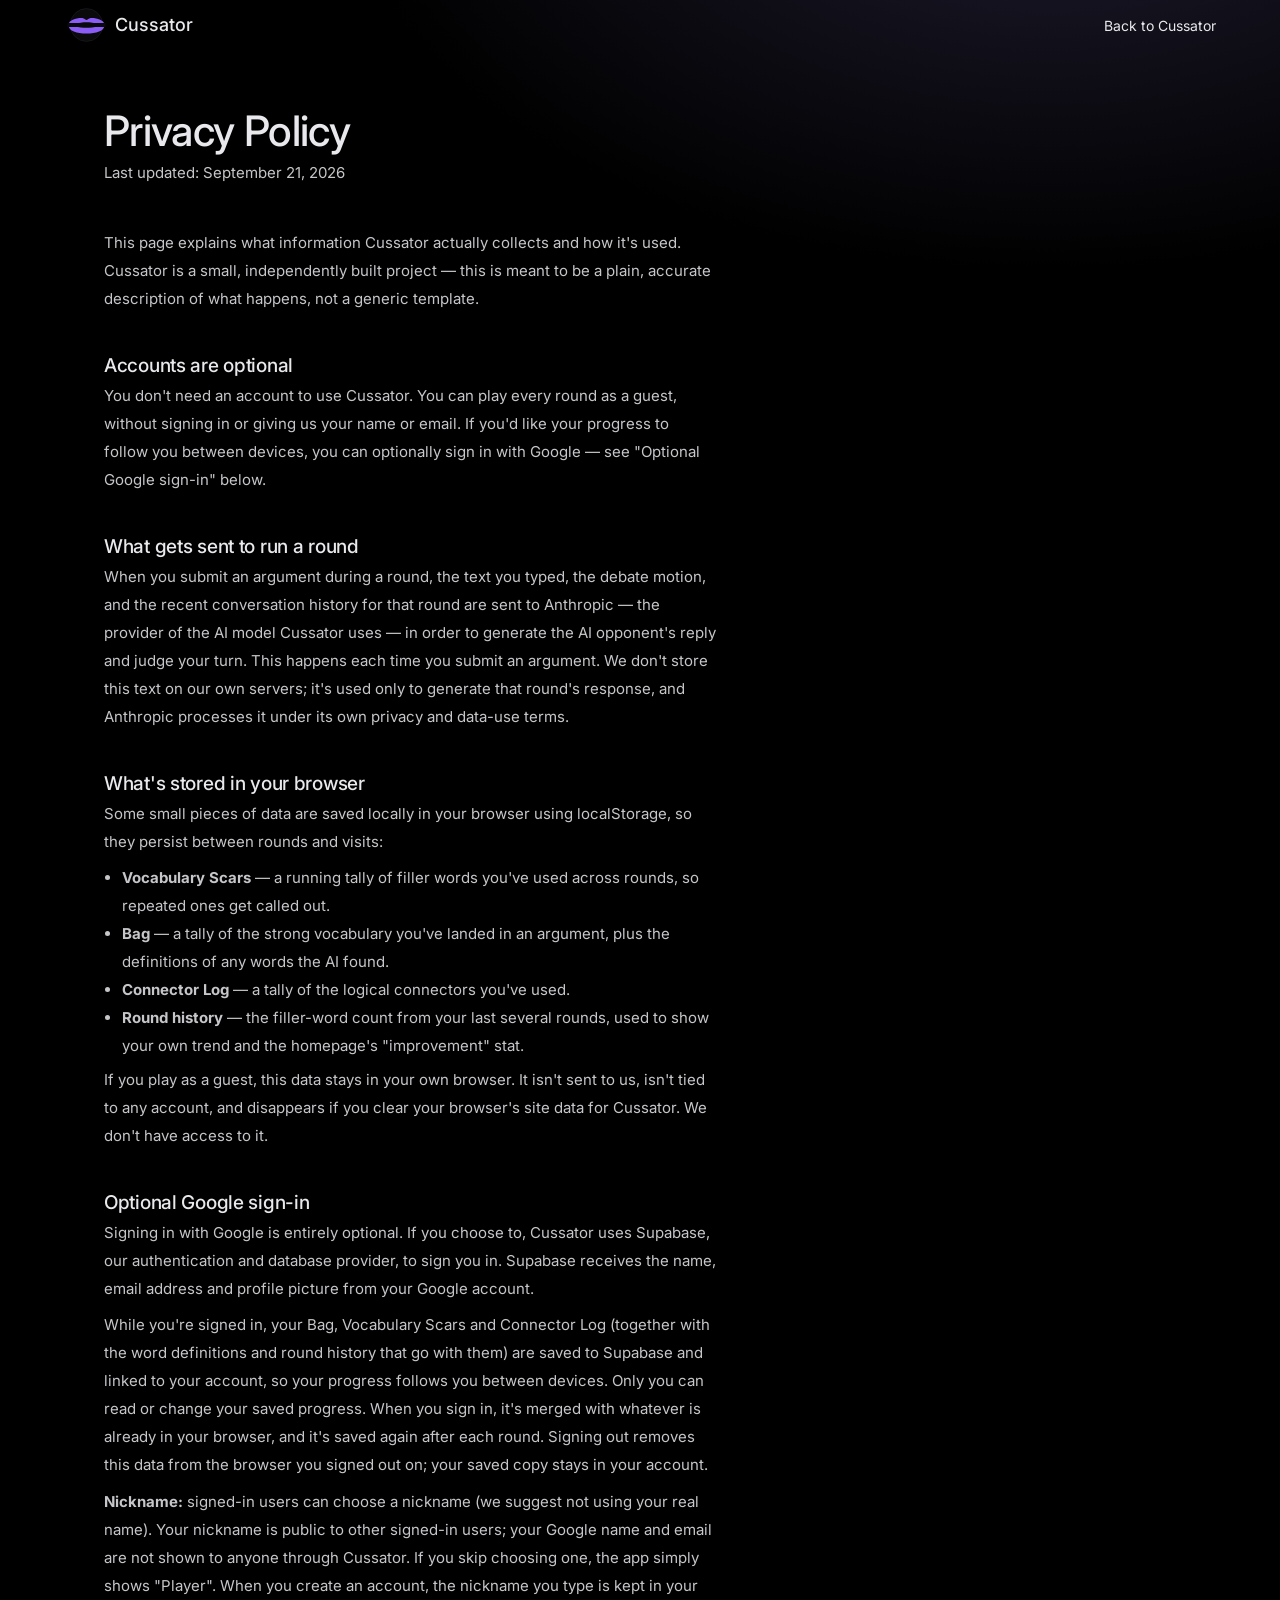
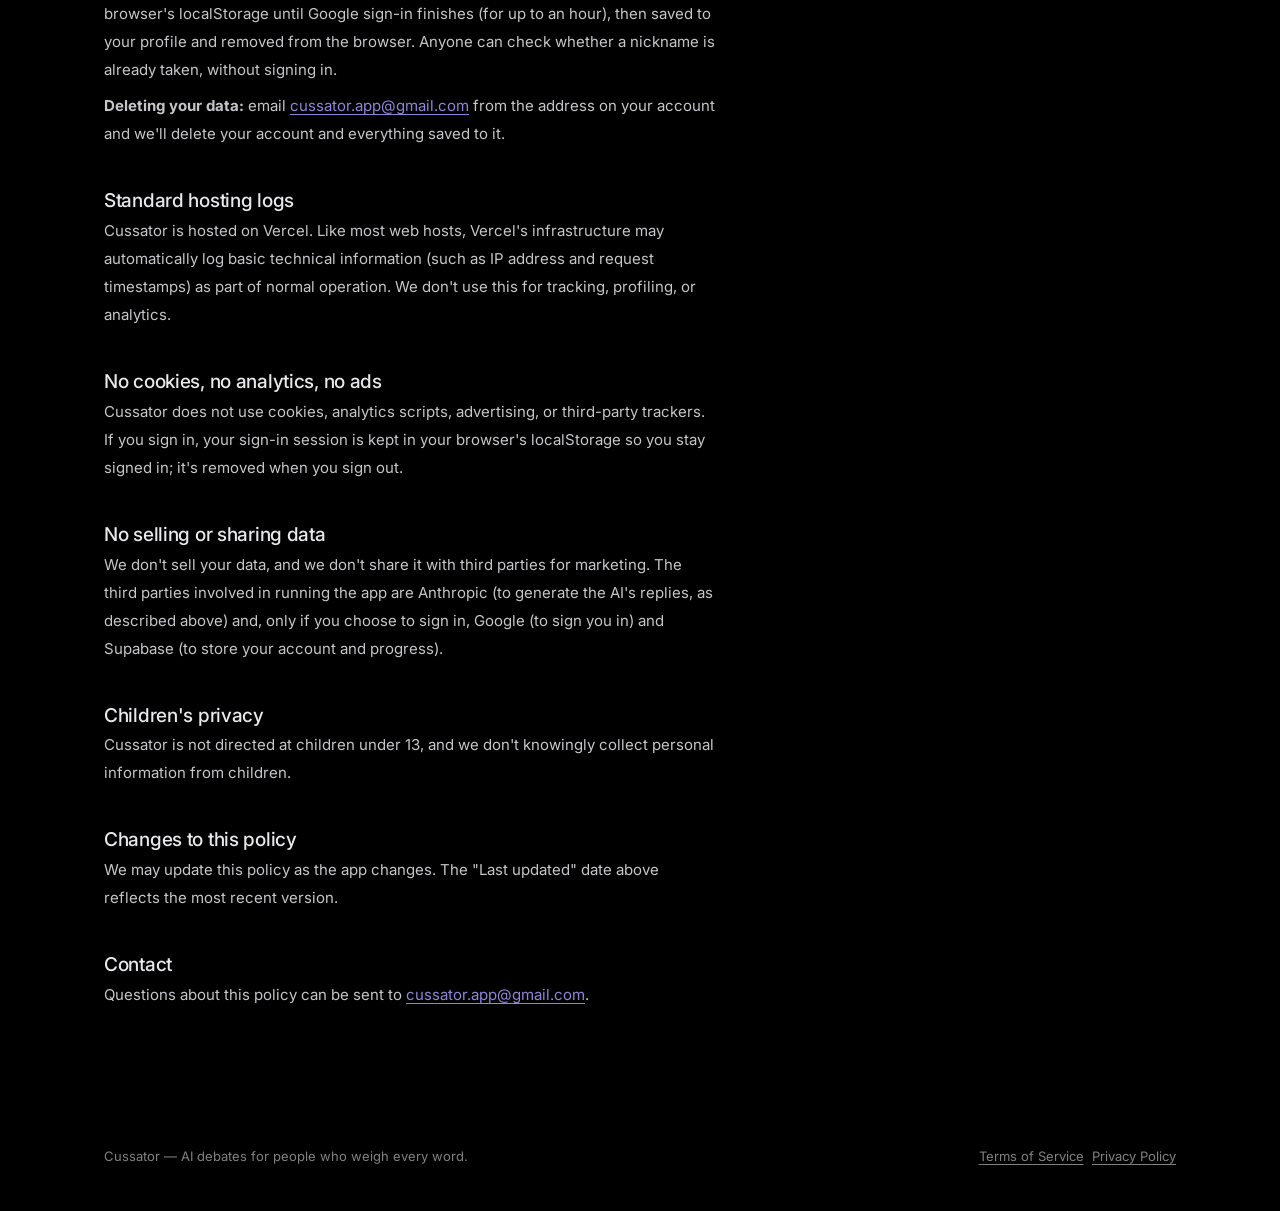
<file: site/privacy.html>
<!DOCTYPE html>
<html lang="en">
<head>
<meta charset="utf-8">
<meta name="viewport" content="width=device-width, initial-scale=1">
<title>Privacy Policy — Cussator</title>
<meta name="description" content="Privacy Policy for Cussator.">
<link rel="icon" type="image/svg+xml" href="cussator-mark.svg">
<link rel="icon" type="image/png" sizes="32x32" href="favicon-32.png">
<link rel="apple-touch-icon" sizes="180x180" href="apple-touch-icon.png">
<link rel="stylesheet" href="styles.css">
</head>
<body>
<div class="cuss-page">

  <nav class="nav cuss-nav" style="padding: var(--space-3) var(--edge);">
    <a href="index.html" style="display:flex; align-items:center; gap:var(--space-2); text-decoration:none; color:inherit;">
      <img src="cussator-mark.svg" alt="" class="nav-mark" width="45" height="34">
      <span class="nav-brand">Cussator</span>
    </a>
    <a href="index.html" style="margin-left:auto;">Back to Cussator</a>
  </nav>

  <div class="cuss-wrap">
    <section class="cuss-legal">
      <h1>Privacy Policy</h1>
      <p class="cuss-legal-updated">Last updated: September 21, 2026</p>

      <p>This page explains what information Cussator actually collects and how it's used. Cussator is a small, independently built project — this is meant to be a plain, accurate description of what happens, not a generic template.</p>

      <h2>Accounts are optional</h2>
      <p>You don't need an account to use Cussator. You can play every round as a guest, without signing in or giving us your name or email. If you'd like your progress to follow you between devices, you can optionally sign in with Google — see "Optional Google sign-in" below.</p>

      <h2>What gets sent to run a round</h2>
      <p>When you submit an argument during a round, the text you typed, the debate motion, and the recent conversation history for that round are sent to Anthropic — the provider of the AI model Cussator uses — in order to generate the AI opponent's reply and judge your turn. This happens each time you submit an argument. We don't store this text on our own servers; it's used only to generate that round's response, and Anthropic processes it under its own privacy and data-use terms.</p>

      <h2>What's stored in your browser</h2>
      <p>Some small pieces of data are saved locally in your browser using localStorage, so they persist between rounds and visits:</p>
      <ul>
        <li><strong>Vocabulary Scars</strong> — a running tally of filler words you've used across rounds, so repeated ones get called out.</li>
        <li><strong>Bag</strong> — a tally of the strong vocabulary you've landed in an argument, plus the definitions of any words the AI found.</li>
        <li><strong>Connector Log</strong> — a tally of the logical connectors you've used.</li>
        <li><strong>Round history</strong> — the filler-word count from your last several rounds, used to show your own trend and the homepage's "improvement" stat.</li>
      </ul>
      <p>If you play as a guest, this data stays in your own browser. It isn't sent to us, isn't tied to any account, and disappears if you clear your browser's site data for Cussator. We don't have access to it.</p>

      <h2>Optional Google sign-in</h2>
      <p>Signing in with Google is entirely optional. If you choose to, Cussator uses Supabase, our authentication and database provider, to sign you in. Supabase receives the name, email address and profile picture from your Google account.</p>
      <p>While you're signed in, your Bag, Vocabulary Scars and Connector Log (together with the word definitions and round history that go with them) are saved to Supabase and linked to your account, so your progress follows you between devices. Only you can read or change your saved progress. When you sign in, it's merged with whatever is already in your browser, and it's saved again after each round. Signing out removes this data from the browser you signed out on; your saved copy stays in your account.</p>
      <p><strong>Nickname:</strong> signed-in users can choose a nickname (we suggest not using your real name). Your nickname is public to other signed-in users; your Google name and email are not shown to anyone through Cussator. If you skip choosing one, the app simply shows "Player". When you create an account, the nickname you type is kept in your browser's localStorage until Google sign-in finishes (for up to an hour), then saved to your profile and removed from the browser. Anyone can check whether a nickname is already taken, without signing in.</p>
      <p><strong>Deleting your data:</strong> email <a href="mailto:cussator.app@gmail.com">cussator.app@gmail.com</a> from the address on your account and we'll delete your account and everything saved to it.</p>

      <h2>Standard hosting logs</h2>
      <p>Cussator is hosted on Vercel. Like most web hosts, Vercel's infrastructure may automatically log basic technical information (such as IP address and request timestamps) as part of normal operation. We don't use this for tracking, profiling, or analytics.</p>

      <h2>No cookies, no analytics, no ads</h2>
      <p>Cussator does not use cookies, analytics scripts, advertising, or third-party trackers. If you sign in, your sign-in session is kept in your browser's localStorage so you stay signed in; it's removed when you sign out.</p>

      <h2>No selling or sharing data</h2>
      <p>We don't sell your data, and we don't share it with third parties for marketing. The third parties involved in running the app are Anthropic (to generate the AI's replies, as described above) and, only if you choose to sign in, Google (to sign you in) and Supabase (to store your account and progress).</p>

      <h2>Children's privacy</h2>
      <p>Cussator is not directed at children under 13, and we don't knowingly collect personal information from children.</p>

      <h2>Changes to this policy</h2>
      <p>We may update this policy as the app changes. The "Last updated" date above reflects the most recent version.</p>

      <h2>Contact</h2>
      <p>Questions about this policy can be sent to <a href="mailto:cussator.app@gmail.com">cussator.app@gmail.com</a>.</p>
    </section>

    <footer class="cuss-footer">
      <span>Cussator — AI debates for people who weigh every word.</span>
      <span class="cuss-footer-links">
        <a href="terms.html">Terms of Service</a>
        <a href="privacy.html">Privacy Policy</a>
      </span>
    </footer>
  </div>
</div>
</body>
</html>
</file>
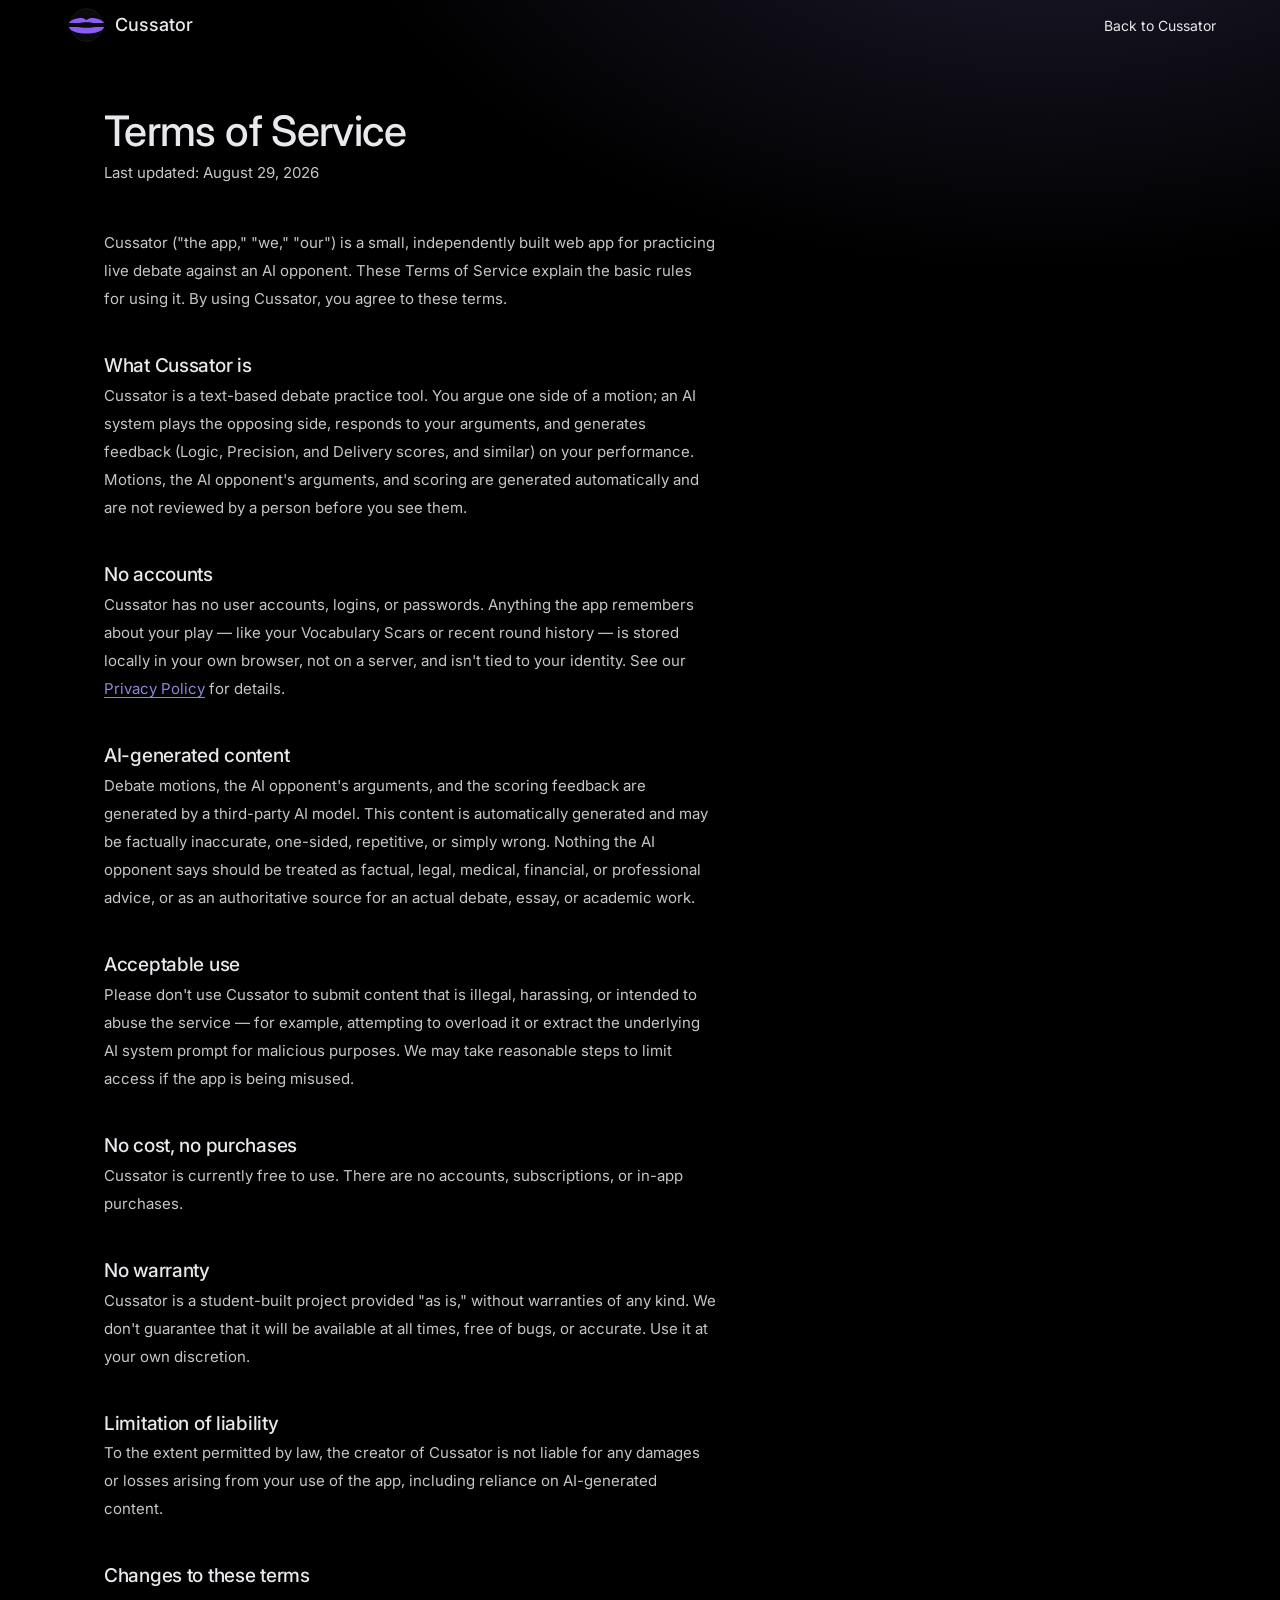
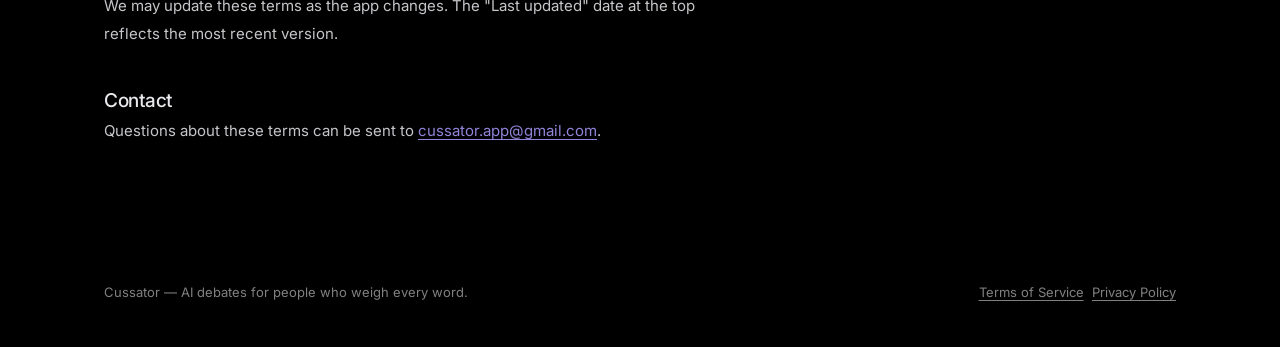
<file: site/terms.html>
<!DOCTYPE html>
<html lang="en">
<head>
<meta charset="utf-8">
<meta name="viewport" content="width=device-width, initial-scale=1">
<title>Terms of Service — Cussator</title>
<meta name="description" content="Terms of Service for Cussator.">
<link rel="icon" type="image/svg+xml" href="cussator-mark.svg">
<link rel="icon" type="image/png" sizes="32x32" href="favicon-32.png">
<link rel="apple-touch-icon" sizes="180x180" href="apple-touch-icon.png">
<link rel="stylesheet" href="styles.css">
</head>
<body>
<div class="cuss-page">

  <nav class="nav cuss-nav" style="padding: var(--space-3) var(--edge);">
    <a href="index.html" style="display:flex; align-items:center; gap:var(--space-2); text-decoration:none; color:inherit;">
      <img src="cussator-mark.svg" alt="" class="nav-mark" width="45" height="34">
      <span class="nav-brand">Cussator</span>
    </a>
    <a href="index.html" style="margin-left:auto;">Back to Cussator</a>
  </nav>

  <div class="cuss-wrap">
    <section class="cuss-legal">
      <h1>Terms of Service</h1>
      <p class="cuss-legal-updated">Last updated: August 29, 2026</p>

      <p>Cussator ("the app," "we," "our") is a small, independently built web app for practicing live debate against an AI opponent. These Terms of Service explain the basic rules for using it. By using Cussator, you agree to these terms.</p>

      <h2>What Cussator is</h2>
      <p>Cussator is a text-based debate practice tool. You argue one side of a motion; an AI system plays the opposing side, responds to your arguments, and generates feedback (Logic, Precision, and Delivery scores, and similar) on your performance. Motions, the AI opponent's arguments, and scoring are generated automatically and are not reviewed by a person before you see them.</p>

      <h2>No accounts</h2>
      <p>Cussator has no user accounts, logins, or passwords. Anything the app remembers about your play — like your Vocabulary Scars or recent round history — is stored locally in your own browser, not on a server, and isn't tied to your identity. See our <a href="privacy.html">Privacy Policy</a> for details.</p>

      <h2>AI-generated content</h2>
      <p>Debate motions, the AI opponent's arguments, and the scoring feedback are generated by a third-party AI model. This content is automatically generated and may be factually inaccurate, one-sided, repetitive, or simply wrong. Nothing the AI opponent says should be treated as factual, legal, medical, financial, or professional advice, or as an authoritative source for an actual debate, essay, or academic work.</p>

      <h2>Acceptable use</h2>
      <p>Please don't use Cussator to submit content that is illegal, harassing, or intended to abuse the service — for example, attempting to overload it or extract the underlying AI system prompt for malicious purposes. We may take reasonable steps to limit access if the app is being misused.</p>

      <h2>No cost, no purchases</h2>
      <p>Cussator is currently free to use. There are no accounts, subscriptions, or in-app purchases.</p>

      <h2>No warranty</h2>
      <p>Cussator is a student-built project provided "as is," without warranties of any kind. We don't guarantee that it will be available at all times, free of bugs, or accurate. Use it at your own discretion.</p>

      <h2>Limitation of liability</h2>
      <p>To the extent permitted by law, the creator of Cussator is not liable for any damages or losses arising from your use of the app, including reliance on AI-generated content.</p>

      <h2>Changes to these terms</h2>
      <p>We may update these terms as the app changes. The "Last updated" date at the top reflects the most recent version.</p>

      <h2>Contact</h2>
      <p>Questions about these terms can be sent to <a href="mailto:cussator.app@gmail.com">cussator.app@gmail.com</a>.</p>
    </section>

    <footer class="cuss-footer">
      <span>Cussator — AI debates for people who weigh every word.</span>
      <span class="cuss-footer-links">
        <a href="terms.html">Terms of Service</a>
        <a href="privacy.html">Privacy Policy</a>
      </span>
    </footer>
  </div>
</div>
</body>
</html>
</file>
<file: site/styles.css>
/* Nocturne — design-system tokens and component classes. This file is the source of truth for the system's look; retune it here and see readme.md. */
@import url('https://fonts.googleapis.com/css2?family=Inter:wght@400;500;600;700&display=swap');

:root {
  --color-bg: #000000;
  --color-surface: #232532;
  --color-text: #e9e9ed;
  --color-accent: #9184d9; /* review round 7 (Barron): the accent moves to
     the product's blurple — OKLCH hue 289.2, the hue of the app's own Pro
     accent (#9a8fe0, --om-accent-pro) — at the same lightness the steel
     accent held (L 0.660, so the documented ratios survive) and chroma
     in the product blurple's own range (its token sits at C 0.118; the
     accent takes 0.125, from the old steel's 0.030):
     the accent now reads as an accent rather than another neutral. */
  --color-accent-2: #a7a1db; /* the machine-derived stand-in follows: same
     hue, same L 0.734, chroma at the same 2:3 proportion it held */
  --color-divider: color-mix(in srgb, #e9e9ed 16%, transparent);
  --color-warn: oklch(0.74 0.15 55);

  /* Tonal ramps — generated in OKLCH on one shared lightness scale, so the
     same step of any role matches the others in visual value. */
  --color-neutral-100: #f3f5fe;
  --color-neutral-200: #e4e7f5;
  --color-neutral-300: #cfd3e5;
  --color-neutral-400: #b2b6ca;
  --color-neutral-500: #9397ab;
  --color-neutral-600: #75798c;
  --color-neutral-700: #595d6c;
  --color-neutral-800: #3f424d;
  --color-neutral-900: #292b31;

  --color-accent-100: #f5f4ff;
  --color-accent-200: #e7e5fe;
  --color-accent-300: #d2cefd;
  --color-accent-400: #b5abfc;
  --color-accent-500: #968ae0;
  --color-accent-600: #796cbf;
  --color-accent-700: #5d5294;
  --color-accent-800: #423a6a;
  --color-accent-900: #2b2741;

  --color-accent-2-100: #f5f4ff;
  --color-accent-2-200: #e7e5fe;
  --color-accent-2-300: #d2cefd;
  --color-accent-2-400: #b5afe8;
  --color-accent-2-500: #9690c9;
  --color-accent-2-600: #7972a9;
  --color-accent-2-700: #5c5783;
  --color-accent-2-800: #423e5d;
  --color-accent-2-900: #2b293a;

  /* Deck section-divider ground — review round 3: saturation as presence.
     Dividers take a saturated deep indigo (hue 277, the neutral ramp's own
     family; C 0.094 — written when the accent held C 0.030, before the
     round-7 blurple raised it past the ground's) with a lighter bloom and
     a ghost tint of the same hue, while the slide grounds stay
     desaturated. Deck-scale fills only — not interface colors. */
  --color-section: #262a60;
  --color-section-glow: #353b80;
  --color-section-ghost: #4c5397;

  --font-heading: "Inter", system-ui, sans-serif;
  --font-heading-weight: 500;
  --font-body: "Inter", system-ui, sans-serif;
  --font-mono: ui-monospace, "SF Mono", "Cascadia Code", "Consolas", monospace;

  --space-1: 2.8px;
  --space-2: 5.6px;
  --space-3: 8.4px;
  --space-4: 11.2px;
  --space-6: 16.8px;
  --space-8: 22.4px;

  --radius-sm: 4px;
  --radius-md: 8px;
  --radius-lg: 14px;

  /* Elevation — derived from the ground: soft ink-tinted shadows on a
     light theme, a hairline edge + ambient darkness on a dark one.
     The ground is pure black (#000), so a black ambient shadow would be
     literally invisible (same color as what's behind it) — the ambient
     component is instead a faint accent-tinted glow, which also keeps it
     visually consistent with the accent glow on the primary CTA. */
  --shadow-sm: 0 0 0 1px #3f424d;
  --shadow-md: 0 0 0 1px #595d6c, 0 6px 18px color-mix(in srgb, var(--color-accent) 16%, transparent);
  --shadow-lg: 0 0 0 1px var(--color-neutral-300), 0 16px 40px color-mix(in srgb, var(--color-accent) 22%, transparent);
}

body {
  background: var(--color-bg);
  color: var(--color-text);
  font-family: var(--font-body);
}
h1, h2, h3, h4 { font-family: var(--font-heading); font-weight: var(--font-heading-weight); }

.lighten{mix-blend-mode:lighten;background-color:transparent}

/* ══════════════════════════════════════════════════════════════════════════
   Components — built with the tokens above. Plain CSS
   on plain HTML: no JavaScript, no build step. Each class is documented in
   readme.md and demonstrated in foundations/ and components/.
   ══════════════════════════════════════════════════════════════════════ */

*, *::before, *::after { box-sizing: border-box; }
body { margin: 0; font-size: 15px; line-height: 1.55; font-weight: 400; }
h1, h2, h3, h4, h5, h6 {
  font-family: var(--font-heading); font-weight: var(--font-heading-weight);
  line-height: 1.12; letter-spacing: -0.015em; margin: 0 0 var(--space-2);
}
h1 { font-size: 42px; }
h2 { font-size: 32px; }
h3 { font-size: 25px; }
h4 { font-size: 20px; }
h5 { font-size: 16px; }
h6 { font-size: 13px; }
h6 { letter-spacing: 0.08em; text-transform: uppercase; }
p { margin: 0 0 var(--space-3); }
a { color: var(--color-accent); text-underline-offset: 3px; }
img { display: block; max-width: 100%; }
figure { margin: 0; }
figcaption {
  font-size: 11px; margin-top: var(--space-1);
  color: color-mix(in srgb, var(--color-text) 55%, transparent);
}
.text-muted { color: color-mix(in srgb, var(--color-text) 55%, transparent); }
:focus { outline: none; }
:focus-visible { outline: 2px solid var(--color-accent); outline-offset: 2px; }
::selection { background: color-mix(in srgb, var(--color-accent) 30%, transparent); }

/* — rules — */
/* Rules fade to transparent at both ends instead of stopping cleanly — a
   Nocturne signature. The ramp is 48px an end (one deck baseline unit),
   painted from the same divider token. Freestanding rules fade; box
   outlines, in-control separators, and short accent marks stay solid. */
.hr {
  height: 1px; border: 0; margin: var(--space-4) 0;
  background: linear-gradient(to right,
    transparent, var(--color-divider) 48px,
    var(--color-divider) calc(100% - 48px), transparent);
}

/* — buttons — */
.btn {
  display: inline-flex; align-items: center; justify-content: center; gap: 6px;
  cursor: pointer; text-decoration: none;
  font-family: var(--font-heading); font-weight: var(--font-heading-weight);
  font-size: 14px; line-height: 1.2; color: var(--color-text); /* matches the .input's 14px —
     the pair sits side by side in sign-up rows */
  background: transparent; border: 1px solid transparent;
  padding: var(--space-2) calc(var(--space-3) * 1.2);
  border-radius: var(--radius-md);
  transition: background 0.18s ease, border-color 0.18s ease, transform 0.18s ease, box-shadow 0.18s ease;
}
.btn svg { display: block; }
.btn:disabled { opacity: 0.45; cursor: not-allowed; }
.btn-primary { color: var(--color-accent); border-color: var(--color-accent); }
.btn-primary:hover { background: color-mix(in srgb, var(--color-accent) 12%, transparent); }
.btn-primary:active { background: color-mix(in srgb, var(--color-accent) 22%, transparent); }
.btn-secondary { border-color: var(--color-divider); }
.btn-secondary:hover { background: color-mix(in srgb, var(--color-text) 7%, transparent); }
.btn-secondary:active { background: color-mix(in srgb, var(--color-text) 14%, transparent); }
.btn-ghost { color: var(--color-accent); padding-inline: var(--space-1); }
.btn-ghost:hover { background: color-mix(in srgb, var(--color-accent) 10%, transparent); }
.btn-ghost:active { background: color-mix(in srgb, var(--color-accent) 18%, transparent); }
.btn-icon { width: 36px; height: 36px; padding: 0; }
.btn-block { width: 100%; margin-top: var(--space-2); }

/* — forms — */
.field > label {
  display: block; font-size: 12px; margin-bottom: 5px;
  color: color-mix(in srgb, var(--color-text) 70%, transparent);
}
.input {
  width: 100%; min-height: 36px; padding: 6px 10px; font: inherit;
  font-size: 14px; color: var(--color-text); caret-color: var(--color-accent);
  background: var(--color-surface);
  border: 1px solid var(--color-divider); border-radius: var(--radius-md);
}
.input:hover { border-color: color-mix(in srgb, var(--color-text) 45%, transparent); }
.input:focus-visible { border-color: var(--color-accent); outline-offset: 0; }
textarea.input { min-height: 90px; resize: vertical; }
.radio { display: inline-flex; align-items: center; gap: 8px; cursor: pointer; font-size: 14px; }
.radio input, .seg-opt input {
  position: absolute; opacity: 0; width: 0; height: 0; pointer-events: none;
}
.radio .dot {
  width: 16px; height: 16px; flex: none; border-radius: 50%;
  border: 1.5px solid var(--color-divider);
}
.radio:hover .dot { border-color: var(--color-accent); }
.radio input:checked + .dot {
  border-color: var(--color-accent); background: var(--color-accent);
  box-shadow: inset 0 0 0 4px var(--color-bg);
}
.radio input:focus-visible + .dot { outline: 2px solid var(--color-accent); outline-offset: 2px; }
.seg {
  display: inline-flex; overflow: hidden;
  border: 1px solid var(--color-divider); border-radius: var(--radius-md);
}
.seg-opt {
  display: inline-flex; align-items: center; gap: 6px;
  padding: 7px 12px; font-size: 13px; cursor: pointer;
}
.seg-opt + .seg-opt { border-left: 1px solid var(--color-divider); }
.seg-opt:has(input:checked) { color: var(--color-accent); box-shadow: inset 0 0 0 1px var(--color-accent); }
.seg-opt:not(:has(input:checked)):hover { background: color-mix(in srgb, var(--color-text) 7%, transparent); }
.seg-opt:has(input:focus-visible) { outline: 2px solid var(--color-accent); outline-offset: -2px; }

/* — cards — */
.card {
  display: flex; flex-direction: column; gap: var(--space-2);
  padding: var(--space-3); border-radius: var(--radius-md); background: var(--color-surface);
}
.card-kicker { font-size: 10px; letter-spacing: 0.1em; text-transform: uppercase; color: var(--color-accent); }
.card-title {
  font-family: var(--font-heading); font-weight: var(--font-heading-weight);
  font-size: 17px; line-height: 1.2;
}
.card-body { margin: 0; font-size: 13px; opacity: 0.8; flex: 1; }
.card-meta {
  display: flex; align-items: center; gap: 6px; font-size: 11px;
  color: color-mix(in srgb, var(--color-text) 50%, transparent);
}
.elev-sm { box-shadow: var(--shadow-sm); }
.elev-md { box-shadow: var(--shadow-md); }
.elev-lg { box-shadow: var(--shadow-lg); }

/* — tags — */
.tag {
  display: inline-flex; align-items: center; font-size: 11px;
  letter-spacing: 0.02em; padding: 3px 10px;
  border-radius: calc(var(--radius-md) * 0.75);
}
.tag-accent { background: var(--color-accent-800); color: var(--color-accent-100); }
.tag-accent-2 { background: var(--color-accent-2-800); color: var(--color-accent-2-100); }
.tag-neutral { background: var(--color-neutral-800); color: var(--color-neutral-100); }
.tag-outline { border: 1px solid var(--color-accent); color: var(--color-accent); }
/* Per-turn countdown, styled as the same outlined pill as the LIVE ROUND
   badge next to it — tabular-nums keeps the digits from jittering the
   pill's width as they count down. Ticks only while it's the player's
   turn (input enabled); warns in the last 10 seconds. */
.cuss-arena-timer { font-variant-numeric: tabular-nums; }
.cuss-arena-timer.is-warn { border-color: var(--color-warn); color: var(--color-warn); }

/* — navigation — */
/* flex-wrap:nowrap deliberately — the old wrapping layout is exactly the
   "nav items wrap onto multiple lines with inconsistent spacing" bug.
   Instead .cuss-nav-links (the only flexible child) absorbs any width
   shortfall by scrolling horizontally on its own, while the mark, brand,
   and .cuss-nav-actions stay flex:none so they can never be the ones
   that get squeezed or wrap. */
.nav {
  display: flex; align-items: center; gap: var(--space-4);
  flex-wrap: nowrap;
  /* Was an inline style on the <nav> tag itself (padding: var(--space-3)
     var(--edge)) — moved here so a mobile-scoped override can actually
     win the cascade; an inline style beats any external stylesheet rule
     regardless of specificity, which is what made an earlier attempt at
     tightening this at mobile silently no-op. Same --edge value as
     before, so desktop's actual padding is unchanged by this move. */
  padding: var(--space-3) var(--edge);
  border-bottom: none;
  position: relative; /* anchors .cuss-nav-links as a dropdown on mobile, see below */
}
/* Logo mark — sits immediately left of the wordmark, the nav's own
   gap (var(--space-4)) provides the spacing between the two. */
.nav-mark { display: block; height: 34px; width: auto; flex: none; }
.nav-brand {
  font-family: var(--font-heading); font-weight: var(--font-heading-weight);
  font-size: 18px; flex: none;
}
.nav a { color: inherit; text-decoration: none; font-size: 14px; }
.nav a:hover, .nav a[aria-current='page'] { color: var(--color-accent); }
/* The one flexible piece of the nav — takes whatever width is left after
   the mark/brand/actions claim theirs, and scrolls horizontally instead
   of wrapping if that's not enough (min-width:0 is required for a flex
   child to be allowed to shrink below its content's natural width at
   all; without it flex-basis:auto would keep this as wide as its
   longest-possible layout and force the whole nav to overflow instead).
   Scrollbar hidden since this is meant to read as "one row", not a
   visibly scrollable panel — still fully scrollable by touch/drag/
   trackpad, just without the chrome. Each link is flex:none so a link's
   own text never wraps mid-word while scrolling past it. */
.cuss-nav-links {
  display: flex; align-items: center; gap: var(--space-4);
  flex: 1 1 auto; min-width: 0;
  overflow-x: auto; scrollbar-width: none;
}
.cuss-nav-links::-webkit-scrollbar { display: none; }
.cuss-nav-links a { flex: none; padding: 12px 4px; }
.cuss-nav-actions { display: flex; align-items: center; gap: var(--space-2); flex: none; }
/* Small outlined nav Chat button — reuses .btn-primary as-is (purple
   border, transparent fill, accent text). Same outline recipe as the big
   hero Chat button now, just at nav scale, so it still reads as visually
   secondary to it purely by size. */
.nav-cta { flex: none; }
/* Optional Google sign-in (see initAuth() in script.js). [hidden] must win
   over the display values below, hence the explicit rules. */
.cuss-signin-btn[hidden], .cuss-user-chip[hidden] { display: none; }
.cuss-user-chip { display: flex; align-items: center; gap: 6px; flex: none; min-width: 0; }
.cuss-user-avatar {
  width: 28px; height: 28px; border-radius: 50%; flex: none;
  display: inline-flex; align-items: center; justify-content: center;
  background: color-mix(in srgb, var(--color-accent) 25%, transparent) center / cover no-repeat;
  font-size: 13px; font-weight: 600;
}
.cuss-user-name { max-width: 110px; overflow: hidden; text-overflow: ellipsis; white-space: nowrap; font-size: 13px; }
/* User chip = a menu trigger (avatar + nickname) with a small dropdown:
   Set/Change nickname and Sign out. See initNicknameUI() in script.js. */
.cuss-user-chip { position: relative; }
.cuss-user-trigger {
  display: flex; align-items: center; gap: 6px; min-width: 0;
  background: none; border: 0; padding: 4px 6px; border-radius: var(--radius-md);
  color: inherit; font: inherit; cursor: pointer;
}
.cuss-user-trigger:hover { background: color-mix(in srgb, var(--color-text) 7%, transparent); }
.cuss-user-caret { flex: none; opacity: 0.6; }
.cuss-user-menu {
  position: absolute; right: 0; top: calc(100% + 6px); z-index: 200; min-width: 180px;
  display: flex; flex-direction: column; padding: 4px;
  background: color-mix(in srgb, var(--color-surface) 45%, var(--color-bg));
  border: 1px solid var(--color-divider); border-radius: var(--radius-md);
}
.cuss-user-menu[hidden] { display: none; }
.cuss-user-menu-item {
  background: none; border: 0; text-align: left; cursor: pointer;
  padding: 10px 12px; border-radius: var(--radius-sm);
  color: inherit; font: inherit; font-size: 14px;
}
.cuss-user-menu-item:hover { background: color-mix(in srgb, var(--color-text) 9%, transparent); }
.cuss-user-menu-item:disabled { opacity: 0.5; cursor: default; }

/* Sign in / Create account tabs inside the sign-in dialog. */
.cuss-tabs {
  display: flex; gap: 4px; padding: 4px;
  border: 1px solid var(--color-divider); border-radius: var(--radius-md);
}
.cuss-tab {
  flex: 1; padding: 10px 12px; background: none; border: 0; border-radius: var(--radius-sm);
  color: color-mix(in srgb, var(--color-text) 60%, transparent);
  font: inherit; font-size: 14px; font-weight: 600; cursor: pointer;
}
.cuss-tab:hover { color: var(--color-text); }
.cuss-tab.is-active { background: color-mix(in srgb, var(--color-text) 10%, transparent); color: var(--color-text); }
.cuss-panel { display: flex; flex-direction: column; gap: var(--space-4); }
.cuss-panel[hidden] { display: none; }

/* Nickname dialog fields (the dialog itself reuses .cuss-signin-dialog/-card). */
.cuss-nick-label { font-size: 13px; color: color-mix(in srgb, var(--color-text) 65%, transparent); margin-bottom: calc(-1 * var(--space-2)); }
.cuss-nick-input {
  box-sizing: border-box; width: 100%; padding: 12px 14px;
  background: transparent; color: var(--color-text);
  border: 1px solid var(--color-divider); border-radius: var(--radius-md);
  font: inherit; font-size: 16px; /* 16px stops iOS zooming on focus */
}
.cuss-nick-input:focus { outline: none; border-color: var(--color-accent); }
.cuss-nick-status { margin: 0; min-height: 20px; font-size: 13.5px; color: color-mix(in srgb, var(--color-text) 60%, transparent); }
.cuss-nick-status.is-ok { color: oklch(0.75 0.13 150); }
.cuss-nick-status.is-bad { color: var(--color-warn); }
.cuss-nick-hint { margin: 0; font-size: 13px; line-height: 1.5; color: color-mix(in srgb, var(--color-text) 55%, transparent); }
.cuss-nick-save {
  width: 100%; padding: 14px 20px; font-size: 15px;
  background: var(--color-accent); color: var(--color-bg); border-color: transparent;
}
.cuss-nick-save:hover:not(:disabled) { background: var(--color-accent-2); }
.cuss-nick-cancel { width: 100%; padding: 12px 20px; font-size: 14px; }
/* .btn sets display, which would override the [hidden] attribute. */
.cuss-nick-cancel[hidden], .cuss-signin-close[hidden] { display: none; }

/* ---- Guest sign-in prompts ------------------------------------------------
   Everything below is shown only to guests once auth state is known:
   initAuth() sets body.auth-enabled (Supabase configured + first auth event
   received) and body.signed-in. Without auth-enabled none of this appears, so
   the site looks exactly as it did before sign-in existed. */
/* .btn .cuss-lock: must outrank `.btn svg { display: block }` above, or the
   lock would also show for signed-in users. */
.cuss-lock, .btn .cuss-lock, .cuss-guest-note { display: none; }
body.auth-enabled:not(.signed-in) .cuss-lock { display: inline-block; flex: none; opacity: 0.85; }
body.auth-enabled:not(.signed-in) #cuss-bag-nav-count,
body.auth-enabled:not(.signed-in) #cuss-bag-hero-count { display: none; }
body.auth-enabled:not(.signed-in) .cuss-guest-note {
  display: block; margin: var(--space-4) 0 0; max-width: 46ch;
  font-size: 14px; line-height: 1.5;
  color: color-mix(in srgb, var(--color-text) 60%, transparent);
}

/* White Google buttons (nav Sign in, dialog, round-report card). */
.cuss-signin-btn, .cuss-google-btn {
  background: #fff; color: #1f1f1f; border-color: #fff;
}
.cuss-signin-btn:hover, .cuss-google-btn:hover { background: #f1f1f4; border-color: #f1f1f4; }
.cuss-signin-btn:active, .cuss-google-btn:active { background: #e4e4e9; }
.cuss-google-btn { width: 100%; padding: 14px 20px; font-size: 15px; }

/* Sign-in dialog — same fade-in overlay approach as .cuss-bag, but a centered
   card. visibility (not just opacity) keeps its buttons out of the tab order
   while closed. */
.cuss-signin-dialog {
  position: fixed; inset: 0; z-index: 300;
  display: flex; align-items: center; justify-content: center; padding: var(--space-6);
  background: color-mix(in srgb, var(--color-bg) 82%, transparent);
  opacity: 0; visibility: hidden; pointer-events: none;
  /* On close, visibility flips after the fade-out finishes. */
  transition: opacity 0.2s ease, visibility 0s linear 0.2s;
}
/* On open, visibility flips immediately (0s) — otherwise the dialog is still
   "hidden" when script calls focus() and the field can't take focus. */
.cuss-signin-dialog.is-open { opacity: 1; visibility: visible; pointer-events: auto; transition: opacity 0.2s ease, visibility 0s; }
.cuss-signin-card {
  position: relative; box-sizing: border-box; width: 100%; max-width: 420px;
  max-height: calc(100dvh - 2 * var(--space-6)); overflow-y: auto;
  display: flex; flex-direction: column; gap: var(--space-4);
  padding: var(--space-8);
  background: color-mix(in srgb, var(--color-surface) 45%, var(--color-bg));
  border: 1px solid var(--color-divider); border-radius: var(--radius-lg);
}
.cuss-signin-close { position: absolute; top: var(--space-4); right: var(--space-4); }
.cuss-signin-logo {
  display: inline-flex; align-items: center; justify-content: center;
  width: 46px; height: 46px; border-radius: 50%;
  background: color-mix(in srgb, var(--color-surface) 80%, var(--color-bg));
}
.cuss-signin-title { margin: var(--space-2) 0 0; font-family: var(--font-heading); font-weight: var(--font-heading-weight); font-size: 28px; line-height: 1.15; }
.cuss-signin-sub { margin: 0; font-size: 15px; line-height: 1.5; color: color-mix(in srgb, var(--color-text) 70%, transparent); }
.cuss-signin-or {
  display: flex; align-items: center; gap: var(--space-3);
  font-size: 13px; color: color-mix(in srgb, var(--color-text) 50%, transparent);
}
.cuss-signin-or::before, .cuss-signin-or::after { content: ""; flex: 1; height: 1px; background: var(--color-divider); }
.cuss-signin-guest { width: 100%; padding: 14px 20px; font-size: 15px; }
.cuss-signin-foot {
  margin: 0; text-align: center; font-size: 13px; line-height: 1.6;
  color: color-mix(in srgb, var(--color-text) 55%, transparent);
}
.cuss-signin-foot a { color: inherit; text-decoration: underline; }
.cuss-signin-foot a:hover { color: var(--color-accent); }

/* Round-report card for guests (see renderGuestBagPrompt() in script.js).
   Proportions follow the "After a round" design (roomy card, 22px title, 16px
   chips and body, 54px white Google button), in the site's own colors. */
.cuss-bag-prompt {
  box-sizing: border-box; width: 100%; max-width: 500px; margin-top: var(--space-6);
  display: flex; flex-direction: column; gap: 18px; text-align: left;
  padding: 28px;
  background: color-mix(in srgb, var(--color-surface) 45%, var(--color-bg));
  border: 1px solid var(--color-divider); border-radius: 22px;
  color: var(--color-text);
}
.cuss-bag-prompt[hidden] { display: none; }
.cuss-bag-prompt-title {
  display: flex; align-items: center; gap: 12px; margin: 0;
  font-family: var(--font-heading); font-weight: var(--font-heading-weight); font-size: 22px; line-height: 1.25;
}
.cuss-lock-static { flex: none; width: 20px; height: 20px; color: var(--color-accent); }
.cuss-bag-prompt-words { display: flex; flex-wrap: wrap; gap: 10px; }
.cuss-bag-prompt-word {
  padding: 8px 16px; border-radius: 10px; font-size: 16px; font-weight: 600;
  color: oklch(0.75 0.13 150);
  background: color-mix(in srgb, oklch(0.75 0.13 150) 14%, transparent);
}
.cuss-bag-prompt-text { margin: 0; font-size: 16px; line-height: 1.55; color: color-mix(in srgb, var(--color-text) 72%, transparent); }
.cuss-bag-prompt .cuss-google-btn { height: 54px; padding: 0 20px; gap: 12px; border-radius: 14px; font-size: 16px; font-weight: 600; }
.cuss-bag-prompt .cuss-g-logo { width: 20px; height: 20px; }
.cuss-bag-prompt-later {
  align-self: center; height: 46px; padding: 0 20px; font-size: 15px; font-weight: 600;
  color: color-mix(in srgb, var(--color-text) 62%, transparent);
}
.cuss-bag-prompt-later:hover { color: var(--color-text); }
@media (max-width: 640px) {
  .cuss-bag-prompt { padding: 20px; gap: 14px; border-radius: 18px; }
  .cuss-bag-prompt-title { font-size: 19px; }
  .cuss-bag-prompt-word { padding: 6px 12px; font-size: 15px; }
  .cuss-bag-prompt-text { font-size: 15px; }
}
/* Hamburger — hidden on desktop, where .cuss-nav-links is just an inline
   row; shown only at the mobile breakpoint below, which is also where
   .cuss-nav-links itself switches from "inline row" to "dropdown panel
   toggled by this button" (see initNavMenu() in script.js). */
.cuss-nav-menu-btn {
  display: none; flex: none; color: var(--color-accent);
  border: 1px solid color-mix(in srgb, var(--color-accent) 45%, transparent);
}

/* — tables — */
.table { width: 100%; border-collapse: collapse; font-size: 14px; }
.table th {
  text-align: left; font-size: 11px; letter-spacing: 0.08em; text-transform: uppercase;
  color: color-mix(in srgb, var(--color-text) 60%, transparent);
  padding: var(--space-2); border-bottom: 1px solid transparent; /* keeps layout; the row paints the fading rule */
}
.table td {
  padding: var(--space-2);
  border-bottom: 1px solid transparent;
}
/* Row rules as row-level strips so the end-fade spans the row, not each cell. */
.table thead tr {
  background: linear-gradient(to right,
    transparent, var(--color-divider) 48px,
    var(--color-divider) calc(100% - 48px), transparent) no-repeat bottom / 100% 1px;
}
.table tbody tr {
  background: linear-gradient(to right,
    transparent, color-mix(in srgb, var(--color-text) 8%, transparent) 48px,
    color-mix(in srgb, var(--color-text) 8%, transparent) calc(100% - 48px), transparent) no-repeat bottom / 100% 1px;
}
.table tbody tr:hover {
  /* the hover tint layers over the row rule, which keeps painting */
  background:
    linear-gradient(color-mix(in srgb, var(--color-text) 4%, transparent),
                    color-mix(in srgb, var(--color-text) 4%, transparent)) no-repeat 0 0 / 100% 100%,
    linear-gradient(to right,
      transparent, color-mix(in srgb, var(--color-text) 8%, transparent) 48px,
      color-mix(in srgb, var(--color-text) 8%, transparent) calc(100% - 48px), transparent) no-repeat bottom / 100% 1px;
}

/* — dialog — */
.dialog-backdrop {
  position: fixed; inset: 0; display: grid; place-items: center;
  padding: var(--space-4);
  background: color-mix(in srgb, var(--color-neutral-900) 50%, transparent);
}
.dialog {
  width: min(440px, 100%); display: flex; flex-direction: column; gap: var(--space-3);
  padding: var(--space-4); border-radius: var(--radius-lg);
  background: var(--color-surface); box-shadow: var(--shadow-lg);
}
.dialog-title {
  font-family: var(--font-heading); font-weight: var(--font-heading-weight);
  font-size: 20px;
}
.dialog-body { font-size: 14px; opacity: 0.85; }
.dialog-actions { display: flex; justify-content: flex-end; gap: var(--space-2); margin-top: var(--space-2); }

/* ══════════════════════════════════════════════════════════════════════════
   Cussator landing — page-specific rules on top of the tokens/components above.
   ══════════════════════════════════════════════════════════════════════ */

html { scroll-behavior: smooth; }
@media (prefers-reduced-motion: reduce) { html { scroll-behavior: auto; } }

.cuss-page {
  --leading: 28px;
  --half: 14px;
  --edge: clamp(20px, 5vw, 72px);
  background:
    radial-gradient(1200px 720px at 82% -160px, color-mix(in srgb, var(--color-accent-900) 75%, transparent), transparent 60%),
    radial-gradient(1100px 800px at -10% 100%, color-mix(in srgb, black 30%, transparent), transparent 55%),
    var(--color-bg);
  color: var(--color-text);
  font-family: var(--font-body);
  min-height: 100vh; min-height: 100dvh;
}
/* Desktop's ambient court-line texture (.cuss-hero-grid::before below) is
   a single illustration sized to fill exactly the hero section's own
   box — it doesn't tile, so it can't just be reused as-is for "extend
   across the full scrollable page." This is a separate, small repeating
   grid tile instead, added as its own background layer on the page
   itself (so it naturally covers however tall the page's content makes
   it, unlike a box-scoped background-size:100% 100% image) — same
   opacity and line color as the desktop texture, same "faint grid"
   character, just a repeatable pattern rather than one stretched scene.
   Mobile-only (this breakpoint already matches .cuss-hero-grid's own
   single-column collapse below): desktop keeps its existing hero-scoped
   texture untouched rather than layering a second grid on top of it. */
@media (max-width: 900px) {
  .cuss-page {
    background:
      radial-gradient(1200px 720px at 82% -160px, color-mix(in srgb, var(--color-accent-900) 75%, transparent), transparent 60%),
      radial-gradient(1100px 800px at -10% 100%, color-mix(in srgb, black 30%, transparent), transparent 55%),
      url("data:image/svg+xml,%3Csvg xmlns='http://www.w3.org/2000/svg' width='40' height='40'%3E%3Cpath d='M0 0H40M0 0V40' stroke='%23e9e9ed' stroke-width='1' fill='none' opacity='0.08'/%3E%3C/svg%3E") repeat,
      var(--color-bg);
  }
}
.cuss-wrap { max-width: 1200px; margin: 0 auto; padding: 0 var(--edge); }

.cuss-nav a { text-decoration: none; font-size: 14px; }

@keyframes cuss-pulse { 0%, 100% { opacity: 1; } 50% { opacity: 0.35; } }
.cuss-live-dot {
  width: 7px; height: 7px; border-radius: 50%; background: var(--color-accent);
  animation: cuss-pulse 1.6s ease-in-out infinite;
}
@media (prefers-reduced-motion: reduce) { .cuss-live-dot { animation: none; } }

.cuss-hero-grid {
  display: grid; grid-template-columns: minmax(0, 1fr) minmax(0, 1fr);
  gap: clamp(32px, 5vw, 80px); align-items: center;
  padding: var(--space-3) 0 var(--space-3);
  position: relative;
  z-index: 0;
}
/* Ambient court-line texture, homepage hero only — echoes the volley
   metaphor from the "Entering the Chat" animation. Kept to a near-invisible
   opacity on purpose; it's atmosphere, not a graphic. */
.cuss-hero-grid::before {
  content: '';
  position: absolute;
  inset: 0;
  z-index: -1;
  pointer-events: none;
  opacity: 0.08;
  background-repeat: no-repeat;
  background-position: center;
  background-size: 100% 100%;
  background-image: url("data:image/svg+xml,%3Csvg xmlns='http://www.w3.org/2000/svg' viewBox='0 0 600 400'%3E%3Cg fill='none' stroke='%23e9e9ed' stroke-width='1.5'%3E%3Crect x='20' y='20' width='560' height='360'/%3E%3Cline x1='90' y1='20' x2='90' y2='380'/%3E%3Cline x1='510' y1='20' x2='510' y2='380'/%3E%3Cline x1='20' y1='200' x2='580' y2='200'/%3E%3Cline x1='90' y1='103' x2='510' y2='103'/%3E%3Cline x1='90' y1='297' x2='510' y2='297'/%3E%3Cline x1='300' y1='103' x2='300' y2='297'/%3E%3C/g%3E%3C/svg%3E");
}
.cuss-hero-copy h1 {
  font-size: clamp(36px, 4.4vw, 58px); line-height: 1.08;
  letter-spacing: -0.015em; margin: 0 0 0 -0.05em;
}
.cuss-hero-copy h1 span { display: block; }
.cuss-hero-copy p {
  font-size: 17px; line-height: var(--leading); max-width: 52ch;
  margin: var(--space-4) 0 0; color: var(--color-text);
}
.cuss-hero-actions {
  display: flex; flex-direction: column; align-items: flex-start; gap: var(--space-3);
  margin: var(--space-4) 0 var(--space-4);
}
/* Bag's entry point sits immediately right of Chat, not stacked below it —
   its own row so the big primary CTA still reads as the one dominant
   action, with "How it works" staying on its own line beneath both. */
.cuss-hero-cta-row { display: flex; align-items: center; gap: var(--space-3); flex-wrap: wrap; }
/* Elevator Pitch (Feature 4) sits here, next to "How it works", rather than
   in .cuss-hero-cta-row with Chat/Bag — that row is already two full-size
   .cuss-cta-xl buttons wide and mobile-tuned for exactly two (see the
   comment above); a third of the same size risks the same overflow that
   row was already fixed for once. A plain .btn-secondary keeps Chat as the
   one dominant action and costs nothing on narrow screens. */
.cuss-hero-secondary-row { display: flex; align-items: center; gap: var(--space-3); flex-wrap: wrap; }
/* Chat — outlined, not solid: black fill, purple border and text, same
   recipe .btn-primary already uses everywhere else, just scaled up. Keeps
   the same ambient purple glow it always had (an outline can still glow),
   referenced elsewhere in this file as "the homepage Chat button's glow". */
.cuss-cta-xl {
  /* Horizontal padding scales down with the viewport instead of staying a
     flat 72px a side — at 72px fixed, this plus its own text was tight or
     overflowing on ~320-375px phones (also applies to Bag, which shares
     this class — see the comment below). */
  font-size: 24px; padding: 26px clamp(24px, 8vw, 72px); border-width: 1.5px;
  background: var(--color-bg); color: var(--color-accent); border-color: var(--color-accent);
  box-shadow: 0 16px 40px color-mix(in srgb, var(--color-accent) 35%, transparent);
}
.cuss-cta-xl:hover { background: color-mix(in srgb, var(--color-accent) 12%, transparent); }
.cuss-cta-xl:active { background: color-mix(in srgb, var(--color-accent) 22%, transparent); }
/* Bag is styled as Chat's exact twin now (same .btn-primary / .cuss-cta-xl
   classes in the HTML) — no separate Bag-specific look here anymore. */

@media (max-width: 640px) {
  /* h1 clamp()s down to a 36px floor and stops — tuned for desktop, where
     the clamp's growth range matters; at phone width it never actually
     reads as small. Straight override to roughly 65% of that floor so it
     reads as a strong headline without wrapping to 3 lines and pushing
     everything else below the fold. */
  .cuss-hero-copy h1 { font-size: 24px; }
  /* Chat/Bag were two full .cuss-cta-xl buttons (26px vertical padding,
     24px text) wrapping onto their own lines under flex-wrap — read as
     two stacked black tiles, not a button pair. flex:1 1 0 (an earlier
     pass) fixed the wrapping but stretched each button to fill half the
     row edge to edge, which reads as left-aligned-and-stretched against
     the hero text above it, not as a centered pair — flex:0 1 auto lets
     them size to their own compact content instead, and
     justify-content:center on the row centers that pair as a unit, with
     equal margin on both sides. */
  .cuss-hero-actions { align-items: center; }
  .cuss-hero-cta-row { flex-wrap: nowrap; justify-content: center; width: 100%; }
  .cuss-cta-xl { flex: 0 1 auto; font-size: 15px; padding: 12px 20px; min-height: 44px; }
}

/* Mobile-only live-round preview card — hidden above the hero-grid's own
   single-column collapse (max-width:900px, see .cuss-hero-grid below),
   since desktop already shows this same idea via .cuss-demo in the
   second column; showing both would be redundant. Reuses .cuss-demo's
   own head/motion/.cuss-ai-card styling rather than inventing a new
   look, just tightened and clamped to 2-3 lines. */
.cuss-hero-preview { display: none; }
@media (max-width: 900px) {
  /* z-index:2 on the heading vs. 1 on the card below, plus the card's
     own negative top margin, is what lets the card's top edge tuck just
     behind the last line of the heading instead of starting with a full
     gap under it — the heading still always wins any actual overlap. */
  .cuss-hero-copy h1 { position: relative; z-index: 2; }
  .cuss-hero-preview {
    display: flex; flex-direction: column; gap: var(--space-2);
    position: relative; z-index: 1;
    margin: -14px 0 var(--space-4); max-height: 400px; overflow: hidden;
    background: var(--color-surface); border: 1px solid var(--color-divider);
    border-radius: var(--radius-lg); box-shadow: var(--shadow-lg);
    padding: 26px var(--space-3) var(--space-3);
    transition: max-height 300ms ease, opacity 200ms ease, margin 300ms ease, padding 300ms ease;
  }
  /* Author CSS beats the browser's own [hidden]{display:none} default
     regardless of specificity (author always outranks the user-agent
     origin) — without restating it explicitly here, setting
     card.hidden = true (both the anti-flash inline script in index.html
     and the dismiss handler in script.js) silently has no visual effect
     once this rule's own display:flex applies. */
  .cuss-hero-preview[hidden] { display: none; }
  /* Clamped to keep this a genuine "2-3 lines + one short exchange"
     preview rather than a full round view shrunk down — a longer motion
     or AI line just gets an ellipsis instead of growing the card. */
  .cuss-hero-preview .cuss-demo-motion {
    display: -webkit-box; -webkit-line-clamp: 3; -webkit-box-orient: vertical; overflow: hidden;
  }
  .cuss-hero-preview .cuss-ai-card { padding: var(--space-2) var(--space-3); }
  .cuss-hero-preview .cuss-ai-body {
    display: -webkit-box; -webkit-line-clamp: 2; -webkit-box-orient: vertical; overflow: hidden;
    font-size: 13px;
  }
  /* 44x44 tappable area even though the × glyph itself is small —
     absolutely positioned in the card's own top-right corner, inside the
     padding reserved for it above. */
  .cuss-hero-preview-close {
    position: absolute; top: 0; right: 0; width: 44px; height: 44px; padding: 0;
    display: flex; align-items: center; justify-content: center;
    background: transparent; border: none;
    color: color-mix(in srgb, var(--color-text) 55%, transparent);
    font-size: 20px; line-height: 1; cursor: pointer;
  }
  .cuss-hero-preview-close:hover { color: var(--color-text); }
  /* Dismiss animation — see initHeroPreview() in script.js, which adds
     this class then waits for the transition above before setting
     hidden. */
  .cuss-hero-preview.is-dismissing {
    max-height: 0; opacity: 0; margin-top: 0; margin-bottom: 0;
    padding-top: 0; padding-bottom: 0;
  }
}
@media (prefers-reduced-motion: reduce) {
  .cuss-hero-preview { transition: none; }
}

.cuss-demo {
  background: var(--color-bg); border-radius: var(--radius-lg); box-shadow: var(--shadow-lg);
  padding: var(--space-4); display: flex; flex-direction: column; gap: var(--space-3); min-width: 0;
}
/* Once .cuss-hero-grid collapses to one column (see max-width:900px
   below), this would otherwise just stack below the hero copy as a
   second, redundant "LIVE ROUND" widget under the new static
   .cuss-hero-preview above it — hidden here in favor of that one.
   Placed after the base rule above (equal specificity either way, so
   source order decides) rather than inside the shared mobile media
   query further down, which sits earlier in the file and would
   otherwise silently lose this override to the rule above it. */
@media (max-width: 900px) {
  .cuss-demo { display: none; }
}
.cuss-demo-head { display: flex; align-items: center; gap: var(--space-2); }
.cuss-demo-timer {
  margin-left: auto; font-size: 11px;
  color: color-mix(in srgb, var(--color-text) 55%, transparent);
  font-feature-settings: 'tnum' 1;
}
.cuss-demo-motion {
  margin: 0; font-size: 12px; font-style: italic;
  color: color-mix(in srgb, var(--color-text) 60%, transparent);
}
.cuss-demo-label {
  margin: 0 0 4px; font-size: 11px; letter-spacing: 0.04em; text-transform: uppercase;
  color: color-mix(in srgb, var(--color-text) 55%, transparent);
}
.cuss-demo-speech { margin: 0; font-size: 16px; line-height: 1.5; }
.cuss-demo-speech span { transition: color 0.25s ease; }

.cuss-ai-card {
  background: color-mix(in srgb, var(--color-warn) 14%, var(--color-surface));
  border-radius: var(--radius-md); padding: var(--space-3);
}
.cuss-ai-difficulty-tag { margin-bottom: 6px; }
.cuss-ai-card-head { display: flex; align-items: center; justify-content: space-between; gap: var(--space-2); margin-bottom: 4px; }
.cuss-ai-label { margin: 0; font-size: 11px; letter-spacing: 0.04em; text-transform: uppercase; color: var(--color-warn); }
.cuss-ai-card p.cuss-ai-body { margin: 0; font-size: 14px; line-height: 1.5; }
.cuss-simplify-btn {
  font-family: inherit; font-size: 10.5px; letter-spacing: 0.03em; text-transform: uppercase;
  color: var(--color-accent); background: transparent; cursor: pointer; white-space: nowrap;
  border: 1px solid color-mix(in srgb, var(--color-accent) 45%, transparent); border-radius: 999px;
  padding: 3px 9px; transition: background 0.15s ease, opacity 0.15s ease, color 0.2s ease, border-color 0.2s ease;
}
.cuss-simplify-btn:hover:not(:disabled) { background: color-mix(in srgb, var(--color-accent) 14%, transparent); }
.cuss-simplify-btn:disabled { opacity: 0.4; cursor: not-allowed; }
.cuss-simplify-btn.is-done { color: color-mix(in srgb, var(--color-text) 55%, transparent); border-color: var(--color-divider); }

.cuss-judge {
  display: flex; flex-direction: column; gap: 6px; padding-top: var(--space-2);
  border-top: 1px solid var(--color-divider);
  opacity: 0; transition: opacity 0.35s ease;
}
.cuss-judge.is-visible { opacity: 1; }
/* Collapses out of the flex flow entirely before the first turn resolves —
   otherwise its (invisible but full-height) box sits between the transcript
   and the legend/input, breaking the uniform gap rhythm described above. */
.cuss-judge[hidden] { display: none; }
.cuss-judge-label {
  margin: 0 0 2px; font-size: 11px; letter-spacing: 0.04em; text-transform: uppercase;
  color: color-mix(in srgb, var(--color-text) 55%, transparent);
}
/* Itemizes Logic/Precision/Delivery the same way the homepage's numbered
   rows are itemized — a fading rule between each, not just a bare stack of
   rows. Wraps the existing row+hint pair; nothing inside it changed. */
.cuss-judge-item {
  display: flex; flex-direction: column; padding-top: 6px;
  background: linear-gradient(to right, transparent, var(--color-neutral-800) 4px calc(100% - 4px), transparent) no-repeat top / 100% 1px;
}
.cuss-judge-item:first-child { background-image: none; padding-top: 0; }
.cuss-judge-row { display: flex; align-items: center; gap: 8px; }
.cuss-judge-row span:first-child { font-size: 12px; width: 64px; flex: none; cursor: help; }

/* Judge, demoted and collapsed — relocated below the legend (was between
   the transcript and the legend) and shrunk from a 3-row compact block
   down to one summary line: label + score per metric, dot-separated, no
   bars, no explanations, until the single "i" is tapped. The scores
   themselves are exactly the same computeJudgeScores() output as
   before — only where and how much space they take is different.
   Overrides the shared .cuss-judge base rule's column layout (that rule
   still governs the homepage demo's own #cuss-judge as-is, which never
   collapses — this override is scoped to #cuss-arena-judge alone) since
   this is now just a positioning wrapper around a button and its
   popover, not a stack of metric rows itself. */
#cuss-arena-judge {
  display: block; padding-top: 0; border-top: none; position: relative;
}
.cuss-judge-summary {
  display: flex; align-items: center; gap: 6px; width: 100%;
  font: inherit; font-size: 11px; text-align: left;
  color: color-mix(in srgb, var(--color-text) 65%, transparent);
  background: transparent; border: none; padding: 6px 2px; margin: 0; cursor: pointer;
  font-feature-settings: 'tnum' 1;
}
.cuss-judge-summary:hover, .cuss-judge-summary[aria-expanded="true"] { color: var(--color-text); }
.cuss-judge-summary-label b { font-weight: 700; color: var(--color-text); }
.cuss-judge-summary-dot { opacity: 0.5; }
/* Same small circular "i" language as other info toggles in this app —
   sized to the summary row's own compact height rather than padded up
   to the usual ~44px touch-target floor elsewhere: the whole summary
   button (not just this icon) is clickable and spans nearly the full
   composer width, so the real tap target is already generous. */
.cuss-judge-info-icon {
  flex: none; margin-left: auto; width: 18px; height: 18px;
  display: inline-flex; align-items: center; justify-content: center;
  border: 1px solid color-mix(in srgb, var(--color-text) 35%, transparent); border-radius: 50%;
  font-family: var(--font-heading); font-style: italic; font-weight: 700; font-size: 10px;
  transition: border-color 0.15s ease, color 0.15s ease;
}
.cuss-judge-summary:hover .cuss-judge-info-icon, .cuss-judge-summary[aria-expanded="true"] .cuss-judge-info-icon {
  border-color: var(--color-accent); color: var(--color-accent);
}
/* Full detail — bars, scores, and the same per-metric explanations as
   the earlier compact pass, just moved off the permanently-visible
   screen and into an on-demand popover. Opens upward (same anchored-
   dropdown pattern as the Insert-from-Bag popover elsewhere in this
   file), since the summary button now sits near the very bottom of the
   screen, right above the input. */
.cuss-judge-popover {
  position: absolute; left: 0; right: 0; bottom: calc(100% + 6px); z-index: 25;
  background: var(--color-surface); border: 1px solid var(--color-divider);
  border-radius: var(--radius-md); box-shadow: var(--shadow-lg);
  padding: var(--space-3);
  display: flex; flex-direction: column; gap: 6px;
}
/* Author CSS beats the browser's own [hidden]{display:none} default
   regardless of specificity (same gotcha already caught once on
   .cuss-hero-preview) — without this, setting judgePopover.hidden = true
   in script.js sets the attribute correctly but the popover stays
   visually rendered anyway, since this rule's own display:flex above
   otherwise wins. */
.cuss-judge-popover[hidden] { display: none; }
.cuss-judge-popover .cuss-judge-label { margin: 0 0 2px; }
.cuss-judge-popover .cuss-judge-item {
  display: flex; flex-direction: column; padding-top: 6px;
  background: linear-gradient(to right, transparent, var(--color-neutral-800) 4px calc(100% - 4px), transparent) no-repeat top / 100% 1px;
}
.cuss-judge-popover .cuss-judge-item:first-child { background-image: none; padding-top: 0; }
/* Always visible inside the popover now — the per-metric "i" toggle from
   the earlier compact pass is gone; tapping the one summary icon to open
   this popover already is the "tap for more detail" action, so a second
   tap per metric just to read the sentence would be redundant. */
.cuss-judge-popover .cuss-judge-hint { margin: 2px 0 0 72px; }
.cuss-judge-track { flex: 1; height: 6px; border-radius: 99px; background: var(--color-neutral-800); overflow: hidden; }
.cuss-judge-fill { height: 100%; width: 0%; background: var(--color-accent); transition: width 0.1s linear; }
.cuss-judge-fill.is-warn { background: var(--color-warn); }
.cuss-judge-val { font-size: 11px; width: 28px; text-align: right; font-feature-settings: 'tnum' 1; }

/* Credibility (HP) bars get real visual weight — thicker track, a color
   shift toward danger as they drop, and a brief pulse whenever the number
   actually changes. Scoped under .cuss-arena-health so the Judge panel's
   bars (deliberately secondary — "feedback only") stay untouched; they
   share the same .cuss-judge-track/-fill/-val classes otherwise. */
/* overflow: visible (overriding the base track's overflow:hidden) so the
   fill's glow below can actually bleed outward instead of being clipped
   at the track edge — the fill rounds its own ends to match the track's
   pill shape instead, so it doesn't need the track to clip it square.
   position:relative anchors the trailing-streak element below.
   Frosted-glass capsule treatment — a translucent white wash over the
   dark track plus a soft inset shadow for depth, closer to an Apple
   Fitness ring's material than the old flat --color-neutral-800 fill. */
.cuss-arena-health .cuss-judge-track {
  position: relative; height: 12px; overflow: visible;
  background: color-mix(in srgb, white 10%, var(--color-neutral-800));
  box-shadow: inset 0 1px 3px color-mix(in srgb, black 35%, transparent);
}
.cuss-arena-health .cuss-judge-fill {
  position: relative; z-index: 1; border-radius: 99px;
  /* Healthy = green, not the ordinary accent purple — this bar now reads
     as a real health system (green/amber/red) rather than reusing the
     app's generic accent color for "full", matching is-hp-warning/
     is-hp-critical below as one continuous green->amber->red progression
     instead of a purple->amber->red one. This is the shared base every
     tier builds on; the HUD dual bars below layer a subtle per-side
     identity tint on top of each tier rather than replacing this. */
  background: oklch(0.75 0.13 150); color: oklch(0.75 0.13 150);
  transition: width 0.5s cubic-bezier(.22,.61,.36,1), background 0.3s ease, color 0.3s ease, box-shadow 0.3s ease;
  /* Ambient glow in whichever color the bar currently is (healthy green,
     warning, or critical) — same color-mix-with-currentColor technique as
     the hit pulse below and the same idea as the homepage Chat button's
     glow, just a symmetric blur rather than that button's directional
     drop-shadow (a 16px-down shadow reads as a shadow, not a glow, on
     something this thin). Turned up to be clearly visible at a glance,
     not just a faint edge softening. */
  box-shadow: 0 0 22px 4px color-mix(in srgb, currentColor 75%, transparent);
}
.cuss-arena-health .cuss-judge-fill.is-warn { background: var(--color-warn); color: var(--color-warn); }
.cuss-arena-health .cuss-judge-fill.is-hp-warning { background: oklch(0.78 0.16 80); color: oklch(0.78 0.16 80); }
.cuss-arena-health .cuss-judge-fill.is-hp-critical { background: oklch(0.63 0.22 25); color: oklch(0.63 0.22 25); }
/* Per-side identity tint — distinguishes the two HUD bars by color again
   without reintroducing the earlier fixed-color scheme: each tier
   (healthy/warning/critical) keeps its own danger meaning, just blended
   with that side's identity color instead of being pure danger color on
   both bars. Bumped from an earlier 80/20 blend to 60/40 — 80/20 read as
   basically plain green with only a faint cast, not clearly "blue-green"
   vs "red-green" the way the avatar rings are unambiguously blue vs red.
   "You" leans toward the blue already used for the Affirm avatar ring
   (.cuss-anchor-avatar.is-affirm); "Opponent" leans toward the same red
   already used for the Negate ring AND for is-hp-critical above — no new
   colors introduced for either side. Fixed to You=blue-leaning/
   Opponent=red-leaning regardless of which stance (affirm/negate) the
   player actually picked that round, since the HUD bars are identified
   by role (You/Opponent), not by side. */
.cuss-arena-health .cuss-hud-hp-you .cuss-judge-fill {
  background: color-mix(in srgb, oklch(0.75 0.13 150) 60%, oklch(0.72 0.15 250) 40%);
  color: color-mix(in srgb, oklch(0.75 0.13 150) 60%, oklch(0.72 0.15 250) 40%);
}
.cuss-arena-health .cuss-hud-hp-you .cuss-judge-fill.is-hp-warning {
  background: color-mix(in srgb, oklch(0.78 0.16 80) 60%, oklch(0.72 0.15 250) 40%);
  color: color-mix(in srgb, oklch(0.78 0.16 80) 60%, oklch(0.72 0.15 250) 40%);
}
.cuss-arena-health .cuss-hud-hp-you .cuss-judge-fill.is-hp-critical {
  background: color-mix(in srgb, oklch(0.63 0.22 25) 60%, oklch(0.72 0.15 250) 40%);
  color: color-mix(in srgb, oklch(0.63 0.22 25) 60%, oklch(0.72 0.15 250) 40%);
}
.cuss-arena-health .cuss-hud-hp-opponent .cuss-judge-fill {
  background: color-mix(in srgb, oklch(0.75 0.13 150) 60%, oklch(0.63 0.22 25) 40%);
  color: color-mix(in srgb, oklch(0.75 0.13 150) 60%, oklch(0.63 0.22 25) 40%);
}
.cuss-arena-health .cuss-hud-hp-opponent .cuss-judge-fill.is-hp-warning {
  background: color-mix(in srgb, oklch(0.78 0.16 80) 60%, oklch(0.63 0.22 25) 40%);
  color: color-mix(in srgb, oklch(0.78 0.16 80) 60%, oklch(0.63 0.22 25) 40%);
}
/* Opponent's identity red IS is-hp-critical's own red (oklch(0.63 0.22 25))
   — blending that color with itself is a no-op — but this rule still has
   to exist and win: the plain .cuss-hud-hp-opponent .cuss-judge-fill rule
   above matches at every tier (nothing scopes it to "not critical") and
   sits at equal specificity to the shared .is-hp-critical rule, so
   without this it would silently override critical's red back to the
   base green tint. */
.cuss-arena-health .cuss-hud-hp-opponent .cuss-judge-fill.is-hp-critical {
  background: oklch(0.63 0.22 25); color: oklch(0.63 0.22 25);
}
/* Trailing depletion streak — a second bar sitting behind the real fill
   (z-index:0 vs. the fill's 1) that snaps to the OLD width the instant HP
   drops, then eases down to the new width on a slower, slightly delayed
   transition (see setHpTrail() in script.js) — the fill has already
   "landed" at the new value by the time this catches up, reading as a
   trailing streak the way a game HUD health bar depletes, rather than
   the whole bar just shrinking as one flat block. Stays hidden (width:0)
   on a heal, since there's nothing to trail there. */
.cuss-arena-health .cuss-judge-trail {
  position: absolute; inset: 0; z-index: 0; border-radius: 99px; width: 0%;
  background: color-mix(in srgb, oklch(0.63 0.22 25) 65%, transparent);
  transition: width 0.6s ease-out 0.15s;
}
.cuss-arena-health .cuss-judge-val { font-size: 13px; font-weight: 700; transition: color 0.3s ease; }
.cuss-arena-health .cuss-judge-val.is-hp-warning { color: oklch(0.78 0.16 80); }
.cuss-arena-health .cuss-judge-val.is-hp-critical { color: oklch(0.63 0.22 25); }

@keyframes cuss-hp-pulse {
  0% { box-shadow: 0 0 0 0 currentColor; }
  35% { box-shadow: 0 0 16px 2px currentColor; }
  100% { box-shadow: 0 0 0 0 currentColor; }
}
.cuss-arena-health .cuss-judge-fill.is-flash { animation: cuss-hp-pulse 0.7s ease-out; }
/* A drop (filler hit or a "bad"/"solid" verdict costing this side) always
   pulses in the filler-orange used for highlighted words in the transcript,
   regardless of which HP tier color the bar itself currently is — without
   this, a small hit while still above 50 HP pulsed in the ordinary accent
   purple, which read as neutral/positive rather than "something just
   landed." Gains (a solid-argument self-heal) keep the tier-color pulse,
   since those aren't a hit. See updateHealthDisplay() in script.js. */
.cuss-arena-health .cuss-judge-fill.is-flash.is-hit { animation-name: cuss-hp-pulse-hit; }
@keyframes cuss-hp-pulse-hit {
  0% { box-shadow: 0 0 0 0 var(--color-warn); }
  35% { box-shadow: 0 0 18px 3px var(--color-warn); }
  100% { box-shadow: 0 0 0 0 var(--color-warn); }
}
@keyframes cuss-hp-val-pulse {
  0% { transform: scale(1); }
  35% { transform: scale(1.4); }
  100% { transform: scale(1); }
}
.cuss-arena-health .cuss-judge-val.is-flash { display: inline-block; animation: cuss-hp-val-pulse 0.5s ease-out; }

/* HUD dual HP bars — same .cuss-judge-track/-fill/-val mechanics above,
   laid out side by side instead of stacked. Previously hard-pinned to a
   fixed green(you)/red(opponent) identity color, overriding the shared
   danger-escalation tiering; reversed per the "premium health system"
   redesign (Apple Fitness rings, not a fixed-color fighting-game HUD) —
   both bars now use the same green->amber->red tiering as every other
   .cuss-arena-health bar, since the labels and left/right position above
   already make it unambiguous whose bar is whose without a fixed color
   too. See the removed .cuss-hud-hp-fill-you/-opponent overrides (git
   history) if that identity coloring is ever wanted back. */
.cuss-hud-hp-row { display: flex; align-items: center; gap: var(--space-3); flex-wrap: wrap; }
.cuss-hud-hp { display: flex; align-items: center; gap: 8px; flex: 1 1 160px; min-width: 0; }
.cuss-hud-hp-label {
  font-size: 11px; flex: 0 1 auto; min-width: 0; max-width: 62%; cursor: help;
  white-space: nowrap; overflow: hidden; text-overflow: ellipsis;
  color: color-mix(in srgb, var(--color-text) 70%, transparent);
}
@media (max-width: 640px) {
  .cuss-hud-hp { flex: 1 1 100%; }
}

/* Live Scars counter — surfaces roundFillerWords (script.js), the exact
   per-round tally the post-round recap already reads, just live and
   compact ("like ×3, um ×2"). Hidden while empty via [hidden] (set/cleared
   from renderLiveScars() in script.js, called after every submit and from
   resetRound()) rather than rendering an empty bar. */
.cuss-live-scars {
  display: flex; flex-wrap: wrap; gap: 6px 10px; font-size: 11px;
  color: color-mix(in srgb, var(--color-text) 65%, transparent);
}
.cuss-live-scars-item { color: var(--color-warn); font-weight: 600; }
.cuss-live-scars[hidden] { display: none; }

/* Chat Bag shelf — persistent hotbar, distinct from (and sitting alongside)
   the existing Insert-from-Bag popover. Chips reuse the same green Bag
   identity color as .cuss-bag-card-word instead of a new card component,
   per the "reference the existing one, don't rebuild it" constraint.
   Horizontally scrollable so an overflowing word count never wraps the
   composer taller or forces the page itself to scroll sideways. */
.cuss-bag-shelf {
  display: flex; gap: 8px; overflow-x: auto; padding: 2px 2px 6px;
  scrollbar-width: thin;
}
.cuss-bag-shelf[hidden] { display: none; }
.cuss-bag-shelf-chip {
  flex: none; display: flex; align-items: center; gap: 5px;
  font-family: var(--font-body, inherit); font-size: 12.5px; font-weight: 600;
  padding: 5px 12px; border-radius: 999px; cursor: pointer; white-space: nowrap;
  color: oklch(0.75 0.13 150);
  background: color-mix(in srgb, oklch(0.75 0.13 150) 10%, var(--color-surface));
  border: 1px solid color-mix(in srgb, oklch(0.75 0.13 150) 35%, transparent);
  transition: background 0.15s ease, transform 0.1s ease;
}
.cuss-bag-shelf-chip:hover { background: color-mix(in srgb, oklch(0.75 0.13 150) 18%, var(--color-surface)); }
.cuss-bag-shelf-chip:active { transform: scale(0.94); }
.cuss-bag-shelf-chip-count {
  font-family: var(--font-mono); font-size: 9.5px; letter-spacing: 0.04em;
  color: color-mix(in srgb, oklch(0.75 0.13 150) 85%, var(--color-text));
  opacity: 0.85;
}
@media (max-width: 640px) {
  .cuss-bag-shelf-chip { font-size: 12px; padding: 5px 10px; }
}
/* Per-metric explanations under the live Judge panel — purely informational,
   these never feed back into Credibility (that's driven only by the per-word tags
   and the AI's per-turn verdict; folding the Judge score in too would
   double-count the same signal). */
.cuss-judge-note {
  margin: -2px 0 2px; font-size: 10px; font-style: italic;
  color: color-mix(in srgb, var(--color-text) 45%, transparent);
}
.cuss-judge-hint {
  margin: -3px 0 1px 72px; font-size: 10.5px; line-height: 1.3;
  color: color-mix(in srgb, var(--color-text) 50%, transparent);
}
/* Written explanation for the three scores above — fetched once from
   /api/judge-critique when the round ends (see endRound() in script.js),
   never during the round, so it fades in on its own beat rather than
   popping in with the bars. The numbers it's explaining are untouched: this
   is purely additive text, same "feedback only" spirit as .cuss-judge-note. */
.cuss-judge-critique {
  margin-top: 4px; padding-top: 8px; border-top: 1px solid var(--color-divider);
  opacity: 0; transition: opacity 0.4s ease;
}
.cuss-judge-critique.is-visible { opacity: 1; }
.cuss-judge-critique-summary {
  margin: 0 0 4px; font-size: 12.5px; line-height: 1.45; color: var(--color-text);
}
.cuss-judge-critique-breakdown {
  margin: 0; font-size: 11.5px; line-height: 1.4;
  color: color-mix(in srgb, var(--color-text) 65%, transparent);
}

.cuss-eyebrow {
  position: relative; display: block; font-size: 13px; letter-spacing: 0.06em; text-transform: uppercase;
  color: var(--color-accent); margin: 0 0 calc(var(--leading) - var(--half));
}

/* Word of the Day — a slim full-width band directly under the hero, so it
   lands in the first viewport instead of a tall centered block requiring a
   scroll. The reveal is a horizontal sliding reel (case-opening style):
   see buildWordReel() in script.js. Mechanic (sequence, easing, blur,
   edge-mask, "only the landed item is styled up") is adapted from a
   reference implementation; everything visual below is Cussator's own
   tokens — accent purple for the landed word, the same muted-gray pattern
   used everywhere else for the definition, --color-text for the top/bottom
   rule (needs to read against bare page background, not a surface panel).
   No new colors, no borrowed fonts. */
.cuss-wotd {
  width: 100%; padding: var(--space-2) 0;
  border-top: 1px solid color-mix(in srgb, var(--color-text) 12%, transparent);
  border-bottom: 1px solid color-mix(in srgb, var(--color-text) 12%, transparent);
  display: flex; flex-direction: column; gap: 4px;
}
.cuss-wotd .cuss-eyebrow { margin: 0; }
.cuss-wotd-reel {
  width: 100%; height: 52px; overflow: hidden; position: relative;
  -webkit-mask-image: linear-gradient(to right, transparent 0%, black 12%, black 88%, transparent 100%);
  mask-image: linear-gradient(to right, transparent 0%, black 12%, black 88%, transparent 100%);
}
.cuss-wotd-track { display: flex; height: 100%; will-change: transform; }
.cuss-wotd-item {
  flex: 0 0 190px; width: 190px; height: 100%;
  display: flex; align-items: center; justify-content: center;
  font-family: var(--font-heading); font-size: 15px; letter-spacing: 0.01em;
  color: color-mix(in srgb, var(--color-text) 38%, transparent);
  transition: color 0.5s ease, font-size 0.5s ease, transform 0.5s ease;
}
.cuss-wotd-item.is-landed {
  color: var(--color-accent); font-size: clamp(22px, 2.6vw, 28px);
  font-weight: var(--font-heading-weight); transform: scale(1.05);
}
.cuss-wotd-def {
  margin: 0; max-width: 52ch; font-size: 14px; opacity: 0;
  transition: opacity 0.4s ease; color: color-mix(in srgb, var(--color-text) 65%, transparent);
}
.cuss-wotd-def.is-visible { opacity: 1; }

.cuss-feature {
  display: grid; grid-template-columns: minmax(64px, 140px) minmax(0, 360px) minmax(0, 1fr);
  gap: var(--leading) clamp(24px, 4vw, 64px); align-items: baseline;
  padding: calc(1.4 * var(--leading)) 0;
  background: linear-gradient(to right, transparent, var(--color-neutral-800) 48px calc(100% - 48px), transparent) no-repeat top / 100% 1px;
}
.cuss-feature:first-child { background: none; }
.cuss-feature-num {
  font-family: var(--font-heading); font-weight: var(--font-heading-weight); font-size: 15px;
  color: var(--color-accent); margin: 0; font-feature-settings: 'tnum' 1;
}
.cuss-feature h2 { font-size: 24px; margin: 0; letter-spacing: -0.01em; }
.cuss-feature-body {
  font-size: 15.5px; line-height: var(--leading); margin: 0;
  color: color-mix(in srgb, var(--color-text) 78%, transparent); max-width: 52ch;
}
/* Was accidentally sharing the .cuss-scars class with the real full-screen
   Vocabulary Scars overlay below (position:fixed; opacity:0 by default),
   which made this decorative preview invisible and pulled out of the grid
   entirely. Renamed so the two never collide again. */
.cuss-scars-preview { display: flex; flex-direction: column; gap: var(--space-3); }
.cuss-scars-tags { display: flex; gap: 6px; flex-wrap: wrap; }
.cuss-scars-tags .tag { background: color-mix(in srgb, var(--color-warn) 22%, var(--color-surface)); color: var(--color-warn); }

.cuss-steps { display: grid; grid-template-columns: repeat(4, 1fr); gap: clamp(20px, 3vw, 32px); }
.cuss-step-num {
  font-family: var(--font-heading); font-size: 15px; color: var(--color-accent);
  margin: 0 0 8px; font-feature-settings: 'tnum' 1;
}
.cuss-steps h3 { font-size: 17px; margin: 0 0 6px; }
.cuss-steps p { font-size: 14px; line-height: 1.5; margin: 0; color: color-mix(in srgb, var(--color-text) 78%, transparent); }

.cuss-footer {
  padding: calc(1.6 * var(--leading)) 0; font-size: 13px;
  color: color-mix(in srgb, var(--color-text) 55%, transparent);
  display: flex; flex-wrap: wrap; gap: var(--space-2) var(--space-4); justify-content: space-between;
}
.cuss-footer-links { display: flex; gap: var(--space-3); }
.cuss-footer-links a { color: inherit; }
.cuss-footer-links a:hover { color: var(--color-accent); }

/* Terms / Privacy — plain, readable legal copy fit to the site's existing
   dark theme; deliberately not styled beyond basic typography and rhythm. */
.cuss-legal { max-width: 68ch; padding: calc(2 * var(--leading)) 0 calc(3 * var(--leading)); }
.cuss-legal h1 { margin-bottom: var(--space-2); }
.cuss-legal-updated {
  font-size: 13px; margin: 0 0 calc(1.5 * var(--leading));
  color: color-mix(in srgb, var(--color-text) 55%, transparent);
}
.cuss-legal h2 { font-size: 19px; margin: calc(1.5 * var(--leading)) 0 var(--space-2); }
.cuss-legal p, .cuss-legal li { font-size: 15px; line-height: var(--leading); color: color-mix(in srgb, var(--color-text) 85%, transparent); }
.cuss-legal ul { padding-left: 1.2em; margin: var(--space-2) 0; }
.cuss-legal a { color: var(--color-accent); }

@media (max-width: 900px) {
  .cuss-hero-grid { grid-template-columns: 1fr !important; }
  .cuss-feature { grid-template-columns: 1fr !important; }
  .cuss-steps { grid-template-columns: 1fr !important; }
}

/* ══════════════════════════════════════════════════════════════════════════
   Debate arena — the live-round screen opened from "Start round".
   ══════════════════════════════════════════════════════════════════════ */

/* Full-screen dedicated round view, not a popup over the page — the arena
   fills the viewport and owns the whole screen while a round is live. */
.cuss-arena {
  position: fixed; inset: 0; z-index: 100; display: flex; align-items: stretch; justify-content: center;
  padding: 0;
  background: var(--color-bg);
  opacity: 0; pointer-events: none; transition: opacity 0.2s ease;
}
.cuss-arena.is-open { opacity: 1; pointer-events: auto; }
.cuss-arena-inner {
  position: relative;
  /* Full-width again, not the centered "Focus Block" column from the
     glass redesign pass — that capped column read as too much empty
     margin on wider screens for a dense in-round UI. Every section
     (header, motion, HP bars, transcript, input) now shares the same
     small, fixed side inset instead of a scaling/wide one — deliberately
     NOT the marketing page's --edge token (clamp(20px, 5vw, 72px)),
     which is tuned for spacious marketing sections and would reintroduce
     large margins on wide screens; this is a flat 20px, same on every
     viewport. */
  width: 100%; height: 100%; max-height: 100vh; max-height: 100dvh;
  /* Same gap token as .cuss-arena-transcript's internal gap (see below) —
     one consistent rhythm the whole way down: head → motion → HP bars →
     transcript (→ avatar row → prompt) → legend → input. */
  display: flex; flex-direction: column; gap: var(--space-4);
  background: var(--color-bg); border-radius: 0; box-shadow: none;
  padding: var(--space-4) 20px;
  /* overflow-y:auto (was overflow:hidden) — a short viewport (landscape
     phone, browser chrome eating into the height) can leave less room
     than this column's natural content height even after the
     max-height:500px tightening below; scrolling the whole arena is the
     fallback that guarantees the input never gets silently clipped off
     the bottom, which overflow:hidden was doing here before. overflow-x
     stays hidden — nothing in this column should ever need to scroll
     sideways. */
  overflow-x: hidden; overflow-y: auto;
}
/* Short-viewport tightening — landscape on a phone is much shorter than
   any portrait width this app otherwise designs for, and the column's
   normal vertical rhythm (gaps, the transcript's min-height floor) added
   up to more than that height, pushing the input below the fold under
   .cuss-arena-inner's old overflow:hidden. Targets height, not width
   (orientation:landscape alone would also catch a landscape TABLET,
   which has plenty of vertical room and shouldn't be squeezed). */
@media (max-height: 500px) {
  .cuss-arena-inner { gap: var(--space-2); padding: var(--space-2) 20px; }
  .cuss-arena-motion { font-size: 16px; margin-bottom: 4px; }
  /* Smaller cap than the 50vh default (see .cuss-arena-transcript above)
     — on an already-short viewport (landscape phone), letting the
     transcript claim half of it leaves too little room for the controls
     below to fit without the whole arena needing its own outer scroll. */
  .cuss-arena-transcript { min-height: 60px; max-height: 35vh; max-height: 35dvh; gap: var(--space-2); }
  .cuss-color-legend { padding: 0 2px 2px; }
}
/* Screen shake on penalty — a brief, decaying horizontal rattle when the
   player's own submitted argument lands a filler/curse hit (see
   triggerScreenShake() in script.js, called from the submit handler right
   where the same word-level penalty already docks Credibility). Class-
   toggle + plain CSS keyframes, not a state-driven re-render. */
@keyframes cuss-shake {
  10%, 90% { transform: translateX(-1px); }
  20%, 80% { transform: translateX(2px); }
  30%, 50%, 70% { transform: translateX(-4px); }
  40%, 60% { transform: translateX(4px); }
}
.cuss-arena-inner.is-shaking { animation: cuss-shake 0.5s cubic-bezier(.36, .07, .19, .97) both; }
@media (prefers-reduced-motion: reduce) {
  .cuss-arena-inner.is-shaking { animation: none; }
}
/* Stacked above the stance-select (z-index: 10) and round-over (z-index: 5)
   overlays so the close button stays clickable no matter which screen is
   showing — without this it sits at the default stacking level and the
   overlay's own layer (positioned + z-indexed) intercepts the click even
   though the header is still faintly visible through it. */
.cuss-arena-head {
  position: relative; z-index: 20;
  display: flex; align-items: center; justify-content: space-between; gap: var(--space-3);
}
.cuss-arena-head-info { display: flex; align-items: center; gap: var(--space-2); flex-wrap: wrap; }
/* Right-hand cluster mirrors the left one, same even left/right split the
   bottom legend row and the avatar row also use — keeps the header from
   reading as left-heavy with a bare close button stranded on the far right. */
.cuss-arena-head-right { display: flex; align-items: center; gap: var(--space-2); flex: none; }
/* Guaranteed minimum clearance from the arena's own right edge — without
   this, the close button sits exactly on the same boundary any inner
   overlay's scrollbar renders at (e.g. .cuss-result-transition when its
   content overflows), which reads as the button being flush against the
   scrollbar and cramped to click. Small and permanent, not conditional on
   whether a scrollbar actually happens to be showing. */
#cuss-arena-close { margin-right: 6px; }
/* Reflects the side the player already picked (see chooseStance()) — hidden
   until then. Same blue/red as the stance-select buttons and pre-round
   avatars for one consistent affirm/negate color language. Fades in
   (is-visible, added a frame after unhiding — see chooseStance()) rather
   than just popping into the header the instant a side is picked. */
.cuss-arena-side { opacity: 0; transition: opacity 0.2s ease; }
.cuss-arena-side.is-visible { opacity: 1; }
.cuss-arena-side.is-affirm { border-color: oklch(0.72 0.15 250); color: oklch(0.72 0.15 250); }
.cuss-arena-side.is-negate { border-color: oklch(0.63 0.22 25); color: oklch(0.63 0.22 25); }
.cuss-arena-side[hidden] { display: none; }
/* Keeps product identity present during an actual round, not just on the
   marketing page — same weight/family as .nav-brand, just smaller since it
   shares the row with the LIVE ROUND badge and timer. */
.cuss-arena-brand {
  font-family: var(--font-heading); font-weight: var(--font-heading-weight);
  font-size: 14px; margin-right: 2px; color: var(--color-text);
}
/* This is the single most important piece of context on screen — the
   player has to hold it in mind for the whole round — so it reads as a
   real headline now: same heading font/weight as the rest of the app's
   h4-scale headings (20px, --font-heading-weight), full-opacity
   --color-text instead of a muted 60% gray. Dropped the italic at this
   size: it read fine as a small caption, but italic body text starts to
   fight legibility once it's this large. Always wraps in full (no
   ellipsis, no truncate-then-tap-to-expand) — the old single-line clamp
   made sense at caption size but not for a headline the player needs to
   actually read, not guess at. The click/tap-to-expand affordance
   (tabindex, role=button, cursor:pointer in the markup) is now a no-op
   since there's nothing left to expand — left in place rather than
   touched, since this pass is typography-only, but harmless either way. */
.cuss-arena-motion {
  margin: 0 0 8px; font-family: var(--font-heading); font-weight: var(--font-heading-weight);
  font-size: 20px; line-height: 1.35; font-style: normal; cursor: pointer;
  color: var(--color-text);
  white-space: normal; overflow: visible; text-overflow: clip;
}
.cuss-arena-motion:focus-visible { outline: 1px solid var(--color-accent); outline-offset: 2px; border-radius: 2px; }
.cuss-arena-transcript {
  /* Top-aligned, always — including the pre-round empty state (see
     .is-empty, toggled in resetRound()/addUserBubbleAnimated()). A
     previous pass centered .is-empty's content in the available flex:1
     space to avoid it reading as "stopped early," but that just moved the
     dead air from below the prompt to above it, opening a visible gap
     between the HP bars and the "YOUR TURN" line — reverted so the
     transcript (empty or not) starts immediately below the HP bars with
     the same var(--space-4) rhythm as every other section here. */
  /* flex:0 1 auto (was flex:1) — sized to its OWN content instead of
     "whatever's left in the column," capped at max-height instead of a
     fixed pixel height. flex:1 was strictly capping this at the leftover
     space after every other section's height, no matter how long a
     message actually was — confirmed by measurement: a long AI reply's
     scrollHeight reached 2046px while flex:1 held clientHeight at a flat
     560px regardless, forcing an internal scroll on a normal-length
     rebuttal even with room to spare elsewhere on screen. max-height
     is deliberately generous so only a genuinely very long message ever
     needs that internal scroll; .cuss-color-legend below picks up the
     leftover space instead (margin-top:auto) so a short transcript
     doesn't leave the composer floating mid-screen. Bumped from 50vh to
     55vh now that the Judge panel below is collapsed to a single line
     instead of 3 rows — that reclaimed space goes toward the transcript
     actually being allowed to grow bigger, not just toward a shorter
     page overall. */
  flex: 0 1 auto; max-height: 55vh; max-height: 55dvh;
  overflow-y: auto; display: flex; flex-direction: column; gap: var(--space-4);
  padding-right: 4px; min-height: 120px; position: relative;
}
/* Reads as an active prompt, not passive filler copy — the "YOUR TURN"
   badge reuses the exact .tag.tag-outline styling the "LIVE ROUND" badge
   uses, so the two read as the same visual language. */
.cuss-arena-empty {
  display: flex; align-items: center; flex-wrap: wrap; gap: 8px 10px;
  font-size: 13px; color: color-mix(in srgb, var(--color-text) 68%, transparent); margin: 0;
}
.cuss-arena-prompt-badge { flex: none; font-weight: 600; }
/* Pre-round anchor — foreshadows the left/right layout the first AI card
   and user bubble will actually use (.cuss-bubble-ai / .cuss-bubble-user),
   so the empty transcript reads as an intentional, populated layout rather
   than blank space. Removed the moment the first bubble is added. Same
   even left/right split as the bottom legend row and the header — AI
   pinned left, player pinned right, both on one horizontal line. */
.cuss-transcript-anchor { display: flex; align-items: center; justify-content: space-between; gap: var(--space-3); opacity: 0.65; }
.cuss-anchor-row { display: flex; align-items: center; gap: 8px; max-width: 46%; }
.cuss-anchor-right { flex-direction: row-reverse; }
.cuss-anchor-avatar {
  display: inline-flex; align-items: center; justify-content: center; flex: none;
  width: 26px; height: 26px; border-radius: 50%; border: 1.5px solid currentColor;
  font-size: 11px; font-weight: 700; font-family: var(--font-heading);
  color: color-mix(in srgb, var(--color-text) 50%, transparent);
}
.cuss-anchor-avatar.is-affirm { color: oklch(0.72 0.15 250); }
.cuss-anchor-avatar.is-negate { color: oklch(0.63 0.22 25); }
.cuss-anchor-label { font-size: 12px; letter-spacing: 0.02em; color: color-mix(in srgb, var(--color-text) 50%, transparent); }
.cuss-bubble-user {
  align-self: flex-end; max-width: 88%; background: var(--color-surface);
  /* Flattened top-right corner — the corner nearest the edge the bubble
     aligns to, standard chat-bubble convention (AI's mirrors this on its
     own top-left, see .cuss-ai-card.cuss-bubble-ai below). Order is
     top-left/top-right/bottom-right/bottom-left. */
  border-radius: var(--radius-md) 0 var(--radius-md) var(--radius-md);
  padding: var(--space-3); font-size: 14px; line-height: 1.5; margin: 0;
}
/* Entrance for both message types — no ruled line (the arena is line-free,
   see .cuss-arena-transcript above), just motion. The player's own bubble
   gets a plain settle (fade + quick rise) since it's their own words
   appearing, not a reveal. The AI card (aliased .cuss-bubble-ai) gets a
   distinct, punchier pop — scaling up from slightly small rather than
   rising from below — so an incoming rebuttal reads as a different kind of
   event than the player's own bubble, not the same motion mirrored. Kept
   short — this fires on every turn, so it needs to feel instant. */
.cuss-bubble-user {
  opacity: 0; transform: translateY(6px);
  transition: opacity 0.22s ease, transform 0.22s ease;
}
.cuss-bubble-user.is-visible { opacity: 1; transform: translateY(0); }
.cuss-ai-card {
  opacity: 0; transform: scale(0.92);
  transition: opacity 0.24s ease-out, transform 0.24s cubic-bezier(.2,1.4,.4,1);
}
.cuss-ai-card.is-visible { opacity: 1; transform: scale(1); }
@media (prefers-reduced-motion: reduce) {
  .cuss-bubble-user, .cuss-ai-card { transition: opacity 0.15s ease; transform: none; }
}
/* Highlight tiers — filler orange, curse red, connective blue, vocab green.
   Each gets a soft text-shadow glow in its own color, same intensity as the
   Chat button's glow (color-mix at ~35% into a blur, no hard edge). */
.cuss-weak {
  color: var(--color-warn); text-decoration: underline wavy var(--color-warn); font-weight: 600;
  text-shadow: 0 0 8px color-mix(in srgb, var(--color-warn) 35%, transparent);
}
.cuss-weak-light { text-decoration-style: dotted; }
.cuss-curse {
  color: oklch(0.63 0.22 25); text-decoration: underline wavy oklch(0.63 0.22 25); font-weight: 700;
  text-shadow: 0 0 8px color-mix(in srgb, oklch(0.63 0.22 25) 35%, transparent);
}
.cuss-connective {
  color: oklch(0.72 0.15 250); font-weight: 600;
  text-shadow: 0 0 8px color-mix(in srgb, oklch(0.72 0.15 250) 35%, transparent);
}
.cuss-weak, .cuss-curse, .cuss-connective { transition: color 0.2s ease; }
.cuss-vocab {
  position: relative; display: inline-block; color: oklch(0.75 0.13 150); font-weight: 600;
  text-shadow: 0 0 8px color-mix(in srgb, oklch(0.75 0.13 150) 35%, transparent);
}
.cuss-vocab::before {
  content: "vocab"; position: absolute; left: 50%; top: -0.4em; transform: translateX(-50%);
  font-size: 8px; line-height: 1; letter-spacing: 0.05em; text-transform: uppercase;
  color: oklch(0.75 0.13 150); opacity: 0.8; white-space: nowrap; pointer-events: none;
}
/* Post-submit filler flash+shake — applied once to the .cuss-weak spans
   already inside a just-rendered user bubble (see flagSubmittedFillers()
   in script.js), never on a live keystroke. The rest color stays the
   existing filler amber (.cuss-weak above) so filler and curse severity
   stay visually distinct at rest; the transient animation itself pulses
   through the curse red before settling back, reading as "flash red"
   without permanently recoloring filler the same as a curse word. */
@keyframes cuss-weak-flash {
  0% { color: var(--color-warn); text-shadow: 0 0 8px color-mix(in srgb, var(--color-warn) 35%, transparent); }
  30% { color: oklch(0.63 0.22 25); text-shadow: 0 0 10px color-mix(in srgb, oklch(0.63 0.22 25) 55%, transparent); }
  100% { color: var(--color-warn); text-shadow: 0 0 8px color-mix(in srgb, var(--color-warn) 35%, transparent); }
}
@keyframes cuss-weak-shake {
  0%, 100% { transform: translateX(0); }
  20% { transform: translateX(-2px); }
  40% { transform: translateX(2px); }
  60% { transform: translateX(-2px); }
  80% { transform: translateX(2px); }
}
.cuss-weak.is-flagged {
  display: inline-block;
  animation: cuss-weak-flash 0.6s ease-out, cuss-weak-shake 0.4s ease-in-out;
}
@media (prefers-reduced-motion: reduce) {
  .cuss-weak.is-flagged { animation: none; }
}
.cuss-bubble-ai { align-self: flex-start; max-width: 88%; }
/* Flattened top-left corner, mirroring .cuss-bubble-user's top-right above
   — the compound selector (not just .cuss-bubble-ai alone) beats
   .cuss-ai-card's own border-radius on specificity regardless of source
   order, so this can't quietly lose the cascade to it. Scoped to the real
   transcript cards only: the homepage demo's static example and the
   "AI opponent is responding" indicator use .cuss-ai-card without
   .cuss-bubble-ai, so neither picks this up. */
.cuss-ai-card.cuss-bubble-ai { border-radius: 0 var(--radius-md) var(--radius-md) var(--radius-md); }
.cuss-arena-typing[hidden] { display: none; }
/* Visible motion for the whole wait — Chair-difficulty replies can take
   15-20+ seconds, and a static "typing…" label with no animation reads as
   frozen/broken over that long. Three dots pulsing in sequence, same
   pattern as chat-app typing indicators. */
.cuss-typing-dots { display: inline-flex; gap: 3px; margin-left: 5px; vertical-align: middle; }
.cuss-typing-dots span {
  width: 4px; height: 4px; border-radius: 50%; background: currentColor;
  display: inline-block; opacity: 0.3; animation: cuss-typing-dot 1.2s ease-in-out infinite;
}
.cuss-typing-dots span:nth-child(2) { animation-delay: 0.2s; }
.cuss-typing-dots span:nth-child(3) { animation-delay: 0.4s; }
@keyframes cuss-typing-dot {
  0%, 60%, 100% { opacity: 0.3; transform: translateY(0); }
  30% { opacity: 1; transform: translateY(-2px); }
}
@media (prefers-reduced-motion: reduce) {
  .cuss-typing-dots span { animation: none; opacity: 0.8; }
}
.cuss-arena-error { color: var(--color-warn); font-size: 13px; margin: 0; }

/* Color-legend key — visible from the start of every round (static, not
   tied to any round state) so new players learn the highlight system by
   reading it, not by losing Credibility first. Colors match the live
   highlight classes exactly: .cuss-weak (filler), .cuss-vocab, .cuss-curse.
   margin-top:auto — this is the first ALWAYS-present (never [hidden])
   sibling after .cuss-arena-transcript above, so with that transcript no
   longer forcing itself to fill the column's leftover space (flex:0 1
   auto instead of flex:1, see above), this is what soaks up any leftover
   space instead — pushing the legend and everything after it (Judge when
   visible, the Bag shelf, the input form) down to the bottom of the
   arena as one group, rather than leaving the composer floating right
   under a short transcript. */
.cuss-color-legend { display: flex; align-items: center; gap: 16px; flex-wrap: wrap; padding: 0 2px 6px; margin-top: auto; }
.cuss-legend-item {
  display: inline-flex; align-items: center; gap: 5px;
  font-size: 11px; color: color-mix(in srgb, var(--color-text) 55%, transparent);
}
.cuss-legend-dot { width: 8px; height: 8px; border-radius: 50%; flex: none; }
.cuss-legend-dot.is-filler { background: var(--color-warn); }
.cuss-legend-dot.is-vocab { background: oklch(0.75 0.13 150); }
.cuss-legend-dot.is-penalty { background: oklch(0.63 0.22 25); }

/* Point of Order — Interruption Mode. A local, debounced heuristic (no
   server round-trip): reuses classifyText()'s existing filler/hedge
   detection against the LIVE draft in the textarea, not the submitted
   argument — the same signal that already docks Credibility/Logic/
   Precision on submit, just read a beat early while the player is still
   composing. Purely advisory — never blocks typing or sending, just flags
   a hedge-heavy draft. Amber-to-red theme, both existing tokens
   (--color-warn is the AI card's own amber; the red is the same critical
   tone .cuss-token-budget.is-critical already uses) so it reads as more
   urgent than a normal AI bubble without introducing a new color. */
.cuss-point-of-order:not([hidden]) {
  display: flex; align-items: flex-start; gap: 10px;
  margin: 0 0 8px; padding: 10px 12px;
  border-radius: var(--radius-md);
  border: 1px solid color-mix(in srgb, oklch(0.63 0.22 25) 55%, var(--color-warn));
  background: linear-gradient(135deg,
    color-mix(in srgb, var(--color-warn) 16%, var(--color-surface)),
    color-mix(in srgb, oklch(0.63 0.22 25) 14%, var(--color-surface)));
  opacity: 0; transform: translateY(6px) scale(0.98);
  transition: opacity 0.18s ease, transform 0.18s ease;
  pointer-events: none;
}
.cuss-point-of-order.is-visible { opacity: 1; transform: translateY(0) scale(1); pointer-events: auto; }
.cuss-poo-avatar {
  flex: none; width: 22px; height: 22px; margin-top: 1px;
  color: oklch(0.63 0.22 25);
  animation: cuss-poo-pulse 1.6s ease-in-out infinite;
}
.cuss-poo-avatar svg { width: 100%; height: 100%; }
.cuss-poo-body { flex: 1; min-width: 0; }
.cuss-poo-label {
  margin: 0 0 2px; font-size: 11px; font-weight: 700; letter-spacing: 0.06em; text-transform: uppercase;
  color: oklch(0.63 0.22 25);
}
.cuss-poo-text { margin: 0; font-size: 13px; line-height: 1.4; color: var(--color-text); }
.cuss-poo-dismiss {
  flex: none; width: 20px; height: 20px; border: none; background: none; cursor: pointer; padding: 0;
  font-size: 16px; line-height: 1; color: color-mix(in srgb, var(--color-text) 55%, transparent);
}
.cuss-poo-dismiss:hover { color: var(--color-text); }
@keyframes cuss-poo-pulse {
  0%, 100% { filter: drop-shadow(0 0 0 transparent); }
  50% { filter: drop-shadow(0 0 4px oklch(0.63 0.22 25)); }
}
@media (prefers-reduced-motion: reduce) {
  .cuss-point-of-order { transition: opacity 0.12s ease; transform: none; }
  .cuss-poo-avatar { animation: none; }
}

/* Paste-blocked toast — same hidden/is-visible fade mechanism as Point of
   Order above (see the fix history on that pattern: the display rule below
   is scoped to :not([hidden]) so JS's hidden=true actually hides it rather
   than being overridden by an unconditional display declaration). Plain
   amber text line, no avatar/dismiss button — it's a one-line, self-
   dismissing notice, not an ongoing state to manage. */
.cuss-paste-blocked:not([hidden]) {
  display: block;
}
.cuss-paste-blocked {
  margin: 0 0 8px; font-size: 12.5px; color: var(--color-warn);
  opacity: 0; transform: translateY(4px); transition: opacity 0.18s ease, transform 0.18s ease;
}
.cuss-paste-blocked.is-visible { opacity: 1; transform: translateY(0); }
@media (prefers-reduced-motion: reduce) {
  .cuss-paste-blocked { transition: opacity 0.12s ease; transform: none; }
}

/* Word Economy token budget — pinned in the bottom-right corner of the
   input bar itself, right where the player is typing. Ticks down live
   (see checkTokenBudget() in script.js) as they type, same event as the
   highlighter; turns critical-red in the last 10% of the pool as a quiet
   warning before the auto-loss actually fires. Styled like a small CLI
   readout (monospace, muted grey, not accent purple) rather than a
   game-UI label, with the lips mark recolored to match via currentColor +
   fill="currentColor" on its paths (the standalone cussator-mark.svg
   hardcodes purple internally, so an <img> of it couldn't be retinted
   from CSS). pointer-events:none so it never blocks clicking/selecting
   the text underneath; .cuss-highlight-input's bottom padding keeps typed
   text from ever reaching this corner in the first place. */
.cuss-token-budget {
  position: absolute; right: 10px; bottom: 5px; pointer-events: none; z-index: 1;
  display: inline-flex; align-items: center; gap: 4px;
  font-family: var(--font-mono); font-size: 11px; font-variant-numeric: tabular-nums;
  color: color-mix(in srgb, var(--color-text) 55%, transparent);
  transition: color 0.2s ease;
}
.cuss-token-mark { width: 13px; height: auto; flex: none; color: inherit; }
.cuss-token-arrow { font-size: 10px; }
.cuss-token-val { font-weight: 700; color: var(--color-text); transition: color 0.2s ease; }
.cuss-token-budget.is-critical, .cuss-token-budget.is-critical .cuss-token-val { color: oklch(0.63 0.22 25); }

.cuss-arena-form {
  display: flex; gap: var(--space-3); align-items: flex-end;
  padding-top: var(--space-3);
}

/* Insert-from-Bag — a text-insertion shortcut, styled as a quiet square
   twin of the Enter-key send button so the two read as the input row's
   pair of controls, not one primary action and one random extra. */
.cuss-bag-insert-wrap { position: relative; flex: none; }
.cuss-bag-insert-btn {
  width: 42px; height: 42px; flex: none; border-radius: var(--radius-sm); padding: 0;
  background: transparent; color: var(--color-accent);
  border: 1px solid color-mix(in srgb, var(--color-accent) 45%, transparent);
}
.cuss-bag-insert-btn:hover { background: color-mix(in srgb, var(--color-accent) 12%, transparent); }
.cuss-bag-insert-icon { width: 20px; height: auto; }
.cuss-bag-insert-popover {
  /* width: min(220px, ...) instead of a flat 220px — anchored at left:0
     with nothing clamping it to the viewport, a fixed 220px could clip or
     overflow past the screen edge on narrow layouts depending on where
     the insert button sits. */
  position: absolute; left: 0; bottom: calc(100% + 8px); z-index: 20;
  width: min(220px, calc(100vw - 2 * var(--space-4))); max-height: 260px; overflow-y: auto;
  background: var(--color-surface); border-radius: var(--radius-md);
  border: 1px solid color-mix(in srgb, var(--color-accent) 35%, transparent);
  padding: var(--space-2); box-shadow: var(--shadow-lg);
}
.cuss-bag-insert-popover-title {
  margin: 0 0 4px; padding: 0 6px; font-size: 11px; letter-spacing: 0.06em; text-transform: uppercase;
  color: color-mix(in srgb, var(--color-text) 55%, transparent);
}
.cuss-bag-insert-list { display: flex; flex-direction: column; gap: 2px; }
.cuss-bag-insert-word {
  display: block; width: 100%; text-align: left; font: inherit; font-size: 13px;
  background: transparent; border: none; border-radius: var(--radius-sm); padding: 6px 6px;
  color: oklch(0.75 0.13 150); cursor: pointer;
}
.cuss-bag-insert-word:hover { background: color-mix(in srgb, var(--color-accent) 10%, transparent); }

/* The "pulling a card" animation — a transient, JS-created card (see
   playCardPullAnimation() in script.js) that appears at the Bag-insert
   button, flips over like a card being drawn to reveal the word (back
   face reuses the same lips mark used elsewhere in the app), then flies
   into the argument input and fades — purely cosmetic, blocks nothing,
   and the actual word insertion happens right as it finishes. */
.cuss-card-pull {
  position: fixed; z-index: 300; pointer-events: none;
  perspective: 600px;
  opacity: 0; transform: scale(0.5);
  transition: transform 0.22s ease, opacity 0.22s ease, left 0.35s cubic-bezier(.4,0,1,1), top 0.35s cubic-bezier(.4,0,1,1);
}
.cuss-card-pull.is-visible { opacity: 1; transform: scale(1); }
/* Matches .cuss-card-pull-inner's own flip duration below so the outer
   drift-up-and-grow reads as one combined motion with the flip, not two
   mistimed movements. */
.cuss-card-pull.is-flipped {
  transition: transform 0.42s cubic-bezier(.34,1.56,.64,1), opacity 0.22s ease,
    left 0.35s cubic-bezier(.4,0,1,1), top 0.35s cubic-bezier(.4,0,1,1);
}
.cuss-card-pull.is-flying { opacity: 0; transition: transform 0.38s cubic-bezier(.4,0,1,1), opacity 0.32s ease 0.06s, left 0.38s cubic-bezier(.4,0,1,1), top 0.38s cubic-bezier(.4,0,1,1); }
.cuss-card-pull-inner {
  position: relative; width: 100%; height: 100%; transform-style: preserve-3d;
  transition: transform 0.42s cubic-bezier(.34,1.56,.64,1);
}
.cuss-card-pull.is-flipped .cuss-card-pull-inner { transform: rotateY(180deg); }
.cuss-card-pull-face {
  position: absolute; inset: 0; backface-visibility: hidden;
  display: flex; align-items: center; justify-content: center; padding: var(--space-3);
  border-radius: var(--radius-md);
  box-shadow: 0 10px 28px color-mix(in srgb, var(--color-accent) 35%, transparent);
}
.cuss-card-pull-back {
  color: var(--color-accent);
  background: color-mix(in srgb, var(--color-accent) 16%, var(--color-surface));
  border: 1px solid color-mix(in srgb, var(--color-accent) 50%, transparent);
}
.cuss-card-pull-back svg { width: 36px; height: auto; }
.cuss-card-pull-front {
  transform: rotateY(180deg);
  background: color-mix(in srgb, oklch(0.75 0.13 150) 14%, var(--color-surface));
  border: 1px solid color-mix(in srgb, oklch(0.75 0.13 150) 50%, transparent);
}
.cuss-card-pull-front-word {
  font-size: 15px; font-weight: 700; text-align: center; color: oklch(0.75 0.13 150);
}
@media (prefers-reduced-motion: reduce) {
  .cuss-card-pull, .cuss-card-pull.is-flying, .cuss-card-pull-inner { transition: none; }
}

.cuss-highlight-wrap {
  /* Borderless, same --color-bg as the rest of the page — spacing alone
     (var(--space-4) gap above, from .cuss-arena-inner) separates the round
     content from the input now, not a ruled line or a boxed panel. The
     one exception is the arena's own #cuss-arena-input-wrap below, which
     gets the full frosted-glass card treatment plus a budget-aware
     gradient ring — scoped to that id alone so Pitch mode's own
     .cuss-highlight-wrap (no difficulty tier, no token/turn budget to
     react to) stays exactly as borderless/flat as before. */
  position: relative; flex: 1; min-height: 78px; border-radius: var(--radius-md);
  background: var(--color-bg);
}
/* Frosted glass card — backdrop-blur plus a translucent (not opaque) fill
   so whatever's behind the composer (transcript, page background) shows
   through softly, generous corner radius (sharp corners kill the glass
   illusion), and two layered inset shadows: a bright top-edge line to
   fake a light source from above, and a soft dark outer drop shadow for
   real depth against the page. */
/* Explicit height cap — belt-and-suspenders on top of the shared
   .cuss-highlight-wrap's min-height:78px above. flex:1 plus
   backdrop-filter on a flex item is a known cross-browser landmine (most
   notably Safari/WebKit, where the two combined can make an item ignore
   its sibling's intrinsic size and balloon to fill available cross-axis
   space instead of sizing to content) — max-height is a hard, engine-
   independent ceiling regardless of which flex/backdrop-filter quirk is
   at play, so this card can grow a little for a multi-line argument but
   can never fill the composer row's whole height. flex-shrink:0 keeps it
   from being crushed by the Bag-insert/Send buttons on either side
   either. Scoped to this id, not the shared .cuss-highlight-wrap class,
   since Pitch mode deliberately wants its own composer to stretch and
   fill its form (see .cuss-pitch-form .cuss-highlight-wrap below). */
/* Budget-aware gradient border via the standard double-background
   technique — a transparent real `border` reserves the ring's width,
   and two background layers clip to different boxes: the top layer
   (solid black) clips to padding-box (i.e. stops at the inner edge of
   the border), the bottom layer (the gradient) clips to border-box
   (fills all the way to the outer edge) — so the gradient only shows
   through in the actual border strip the top layer doesn't cover.
   Replaces an earlier ::before pseudo-element with position:absolute;
   inset:-2px; z-index:-1 — that approach silently broke the moment
   backdrop-filter was added just below: backdrop-filter forces this
   element to establish its own stacking context, and a negative-
   z-index child of a stacking context still paints ABOVE that
   context's own root background (CSS's painting order puts negative-
   z-index descendants right after the root's background, not before
   it) — so the "hidden behind an opaque body" assumption never actually
   held once backdrop-filter was in the mix, and the full-size gradient
   (inset:-2px covers essentially the whole card, not just a thin edge)
   was visibly bleeding through as what looked like a solid tinted fill.
   The double-background technique has no stacking context to fight —
   it's one element's own background layers, ordered by CSS's well-
   defined (unambiguous) background-layer painting rules instead.
   Driven by updateInputBorderState() in script.js, called on every timer
   tick and Word Economy change — tracks whichever of tokens-remaining /
   time-remaining is more depleted (the "worse of the two", since running
   out of either ends the turn). Safe state uses the app's own accent
   purple (not the earlier Affirm blue) so it matches the send button and
   Bag-insert button sitting right next to it; warning/critical stay the
   existing amber/red — no new palette either way. */
#cuss-arena-input-wrap {
  max-height: 160px; flex-shrink: 0;
  border-radius: 20px; border: 2px solid transparent;
  background:
    linear-gradient(var(--color-bg), var(--color-bg)) padding-box,
    linear-gradient(90deg, var(--color-accent), color-mix(in srgb, var(--color-accent) 55%, transparent)) border-box;
  backdrop-filter: blur(20px); -webkit-backdrop-filter: blur(20px);
  box-shadow:
    inset 0 1px 0 color-mix(in srgb, white 18%, transparent),
    0 8px 24px color-mix(in srgb, black 30%, transparent);
  transition: background 300ms ease, box-shadow 300ms ease;
}
#cuss-arena-input-wrap.cuss-budget-warning {
  background:
    linear-gradient(var(--color-bg), var(--color-bg)) padding-box,
    linear-gradient(90deg, var(--color-warn), color-mix(in srgb, var(--color-warn) 55%, transparent)) border-box;
}
#cuss-arena-input-wrap.cuss-budget-critical {
  background:
    linear-gradient(var(--color-bg), var(--color-bg)) padding-box,
    linear-gradient(90deg, oklch(0.63 0.22 25), color-mix(in srgb, oklch(0.63 0.22 25) 55%, transparent)) border-box;
}
/* Critical pulse — an INSET glow pulsing on the glass card itself (layered
   on top of its resting top-edge-highlight + drop-shadow, not replacing
   them) rather than the outer ring fading in and out. Reads as "the glass
   itself is warming up" from within, matching the frosted-glass material
   metaphor better than a flat outer ring blinking would. */
#cuss-arena-input-wrap.cuss-budget-critical {
  animation: cuss-input-glass-pulse 1.1s ease-in-out infinite;
}
@keyframes cuss-input-glass-pulse {
  0%, 100% {
    box-shadow:
      inset 0 1px 0 color-mix(in srgb, white 18%, transparent),
      0 8px 24px color-mix(in srgb, black 30%, transparent),
      inset 0 0 0 0 transparent;
  }
  50% {
    box-shadow:
      inset 0 1px 0 color-mix(in srgb, white 18%, transparent),
      0 8px 24px color-mix(in srgb, black 30%, transparent),
      inset 0 0 22px 4px color-mix(in srgb, oklch(0.63 0.22 25) 55%, transparent);
  }
}
@media (prefers-reduced-motion: reduce) {
  #cuss-arena-input-wrap.cuss-budget-critical { animation: none; }
}

/* Floating filler-penalty pill — post-submit only (see
   showFillerPenaltyPill() in script.js), purely cosmetic feedback layered
   on top of the HP bar drop that already happens; the HP bar itself
   remains the source of truth for the actual penalty. Positioned above
   the input, anchored to the same #cuss-arena-input-wrap as the gradient
   border above. Longer transition on the base rule (fade-out) than on
   .is-visible (fade-in) so the two legs of the lifecycle read as a quick
   pop in, held, then a slower settle out — same base+modifier pattern as
   .cuss-paste-blocked's own show/hide timing elsewhere in this file. */
.cuss-filler-pill {
  position: absolute; top: -24px; left: 8px; z-index: 5;
  font-family: var(--font-mono); font-size: 11px; font-weight: 700; letter-spacing: 0.02em;
  padding: 4px 10px; border-radius: 999px; white-space: nowrap; pointer-events: none;
  color: oklch(0.63 0.22 25);
  background: color-mix(in srgb, oklch(0.63 0.22 25) 16%, var(--color-surface));
  border: 1px solid color-mix(in srgb, oklch(0.63 0.22 25) 45%, transparent);
  opacity: 0; transform: translateY(4px);
  transition: opacity 300ms ease, transform 300ms ease;
}
.cuss-filler-pill[hidden] { display: none; }
.cuss-filler-pill.is-visible {
  opacity: 1; transform: translateY(0);
  transition: opacity 150ms ease, transform 150ms ease;
}
@media (prefers-reduced-motion: reduce) {
  .cuss-filler-pill { transition: opacity 150ms ease; transform: none; }
  .cuss-filler-pill.is-visible { transition: opacity 150ms ease; }
}
/* Send — styled like a physical keyboard Enter key (rectangular keycap,
   small corner radius, the return-arrow glyph a real Enter key shows)
   rather than a circular chat-app send button — reinforces that pressing
   the actual Enter key does the same thing. Solid accent purple, same
   color as .cuss-cta-xl (the Chat CTA), but far smaller/quieter. */
/* Specular gradient (lighter top-left, darker bottom-right) rather than a
   flat fill plus a loud outer glow — closer to how an iOS glass button
   signals "tappable" via a faint light source across its own face than
   how a gamer-HUD button would (a hard neon ring). The glow is kept, just
   turned down (lower opacity, softer blur) to a supporting role instead
   of the primary effect. */
.cuss-send-btn {
  width: 68px; height: 42px; flex: none; border-radius: var(--radius-sm); padding: 0;
  /* Solid black fill, solid purple outline, purple glyph — a dashed
     border and a purple-fill/black-glyph treatment both read as
     "placeholder" or "disabled" rather than a real actionable button,
     especially on mobile where there's no hover state to clarify intent.
     Shared by every send/submit button in the app (round view and
     Elevator Pitch both use .cuss-send-btn), so this is one change, not
     two. */
  background: var(--color-bg);
  color: var(--color-accent);
  border: 2px solid var(--color-accent);
  box-shadow: 0 0 10px 1px color-mix(in srgb, var(--color-accent) 25%, transparent);
}
.cuss-send-btn:hover {
  background: color-mix(in srgb, var(--color-accent) 14%, var(--color-bg));
  border-color: var(--color-accent-2); color: var(--color-accent-2);
}
.cuss-send-btn:active { background: color-mix(in srgb, var(--color-accent) 24%, var(--color-bg)); }
.cuss-send-glyph { font-size: 20px; line-height: 1; }
/* Fires when Enter is pressed on the textarea (see script.js) — the button
   itself never receives that keystroke, so without this it would sit
   there inert while a physical key visibly depresses. Also plays on a
   real mouse click, same class, since :active alone doesn't leave a
   visible trace once the mouse button is released. Pushed well past a
   micro-interaction (deep scale-down + a small overshoot on the way back)
   so it reads unmistakably as "this key was just pressed" even without a
   mouse involved. Duration must match SEND_KEY_PRESS_DURATION in script.js. */
@keyframes cuss-send-key-press {
  0% { transform: scale(1); }
  35% { transform: scale(0.72); }
  70% { transform: scale(1.08); }
  100% { transform: scale(1); }
}
.cuss-send-btn.is-pressed { animation: cuss-send-key-press 0.32s ease; }
.cuss-highlight-layer, .cuss-highlight-input {
  /* Bottom padding reserves room for the token counter chip pinned in this
     corner (see .cuss-token-budget) so typed text never runs under it. */
  position: absolute; inset: 0; margin: 0; padding: 16px 10px 22px; font: inherit; font-size: 14px; line-height: 1.5;
}
.cuss-highlight-layer {
  white-space: pre-wrap; word-wrap: break-word; overflow: hidden;
  color: var(--color-text); pointer-events: none;
}
.cuss-highlight-input {
  width: 100%; height: 100%; background: transparent; color: transparent;
  caret-color: var(--color-text); border: none; outline: none; resize: none; overflow: auto;
}
.cuss-highlight-input::placeholder { color: color-mix(in srgb, var(--color-text) 45%, transparent); }

/* Stance-select screen — covers the arena when a round opens, until the
   player picks a side. Blue for Affirm, red for Negate, matching the same
   hues used elsewhere (connective blue, curse red) for visual consistency.
   Also hosts "Entering the Chat" (.cuss-enter-stage) now — the two used to
   be separate overlays that crossfaded (a second screen hand-off, exactly
   the kind of seam a homepage-flash bug lives in; see playEnterThenOpen()
   in script.js). The stage animates and fades itself to invisible via its
   own existing keyframes (unchanged), then .cuss-stance-content fades in
   on this SAME element — nothing is ever swapped for a different screen. */
.cuss-stance-select {
  position: absolute; inset: 0; z-index: 10; background: var(--color-bg);
}
.cuss-stance-select[hidden] { display: none; }
.cuss-stance-content {
  position: absolute; inset: 0; display: flex; flex-direction: column;
  align-items: center; justify-content: center; gap: var(--space-4); text-align: center;
  padding: var(--space-4);
  opacity: 1; transition: opacity 0.4s ease;
}
/* Suppressed (no transition, so it doesn't fade back in mid-animation)
   for exactly as long as the entrance is playing — see is-entering below. */
.cuss-stance-select.is-entering .cuss-stance-content { opacity: 0; transition: none; }
.cuss-stance-eyebrow {
  margin: 0; font-size: 11px; letter-spacing: 0.08em; text-transform: uppercase;
  color: color-mix(in srgb, var(--color-text) 55%, transparent);
}
.cuss-stance-motion {
  margin: 0; max-width: 60ch; font-size: clamp(18px, 3vw, 26px); font-style: italic; line-height: 1.4;
}
.cuss-difficulty-select { display: flex; flex-direction: column; align-items: center; gap: 8px; }
.cuss-difficulty-eyebrow {
  margin: 0; font-size: 11px; letter-spacing: 0.08em; text-transform: uppercase;
  color: color-mix(in srgb, var(--color-text) 55%, transparent);
}
/* Ledger-row picker — same numbered-line-item language as the homepage's
   "How it works" steps (see .cuss-feature's fading top-rule), reused here
   instead of the equal bordered boxes this screen used to show. Only the
   contents/CSS of .cuss-difficulty-btn changed; the element itself keeps
   its id/class/data-difficulty untouched, so setDifficulty()'s querySelectorAll
   and .is-active toggling in script.js need no changes. */
.cuss-difficulty-buttons { display: flex; flex-direction: column; width: 100%; max-width: 440px; margin: 0 auto; }
.cuss-difficulty-btn {
  display: flex; align-items: baseline; gap: var(--space-3); width: 100%; text-align: left;
  padding: var(--space-2) var(--space-2); border: none; border-radius: var(--radius-sm);
  /* This is a bare <button>, not a .btn — without an explicit background
     here, the browser's native UA-stylesheet button background (a pale
     gray/white "buttonface") shows through instead of the page's dark
     background, since nothing else in this rule ever set one. That's what
     made Rookie/Chair render as pale unreadable boxes: only .is-active
     (Delegate) happened to set its own background-color, which is the
     only reason it looked correct. Regressed when the divider-line
     background (a repeating-gradient) was removed from here without a
     transparent replacement. */
  background: transparent;
  color: var(--color-text); cursor: pointer; font-family: inherit;
  transition: background-color 0.15s ease;
}
.cuss-difficulty-btn:hover { background-color: color-mix(in srgb, var(--color-text) 6%, transparent); }
.cuss-difficulty-num {
  flex: none; width: 20px; font-family: var(--font-heading); font-weight: var(--font-heading-weight);
  font-size: 14px; color: var(--color-accent); font-feature-settings: 'tnum' 1;
}
.cuss-difficulty-text { display: flex; flex-direction: column; gap: 2px; }
.cuss-difficulty-btn-title { font-size: 14px; font-weight: var(--font-heading-weight); }
.cuss-difficulty-btn-sub { font-size: 10.5px; color: color-mix(in srgb, var(--color-text) 55%, transparent); }
.cuss-difficulty-btn.is-active { background-color: color-mix(in srgb, var(--color-accent) 10%, transparent); }
.cuss-difficulty-btn.is-active .cuss-difficulty-btn-title,
.cuss-difficulty-btn.is-active .cuss-difficulty-num { color: var(--color-accent); }

.cuss-stance-buttons { display: flex; gap: var(--space-4); flex-wrap: wrap; justify-content: center; margin-top: var(--space-2); }
/* Affirm/Negate keep their size and color-coding, but now differ in more
   than color: each reuses the exact avatar recipe from .cuss-anchor-avatar
   (the same lettered-circle mark that appears once the round actually
   starts), mirrored left/right — Affirm's mark leads, Negate's trails —
   the same left/right mirroring already used for the pre-round transcript
   anchor, so the picker, the anchor, and the real transcript all share one
   avatar convention instead of introducing a new shape just for this screen. */
.cuss-stance-btn {
  /* min(240px, 100%) instead of a hard 240px — .cuss-stance-buttons already
     wraps these onto their own line at narrow widths, but the fixed width
     never actually shrank with the viewport; this caps at 240px on room to
     spare and fills the available width instead of overflowing it when
     there isn't. */
  flex-direction: row; align-items: center; width: min(240px, 100%); height: auto;
  padding: 22px 22px; gap: var(--space-3);
  border-radius: var(--radius-lg); transition: transform 0.15s ease, background 0.15s ease;
}
.cuss-stance-btn:hover { transform: translateY(-2px); }
.cuss-stance-btn:disabled { opacity: 0.4; cursor: not-allowed; transform: none; }
.cuss-stance-avatar {
  display: inline-flex; align-items: center; justify-content: center; flex: none;
  width: 38px; height: 38px; border-radius: 50%; border: 1.5px solid currentColor;
  font-family: var(--font-heading); font-weight: 700; font-size: 14px;
}
.cuss-stance-text { display: flex; flex-direction: column; gap: 4px; }
.cuss-stance-btn-title { font-size: 22px; font-weight: var(--font-heading-weight); letter-spacing: 0.02em; }
.cuss-stance-btn-sub { font-size: 12.5px; font-weight: 400; color: color-mix(in srgb, var(--color-text) 65%, transparent); }
.cuss-stance-affirm {
  border-color: oklch(0.72 0.15 250); color: oklch(0.72 0.15 250);
}
.cuss-stance-affirm:hover { background: color-mix(in srgb, oklch(0.72 0.15 250) 12%, transparent); }
.cuss-stance-affirm .cuss-stance-btn-title { text-shadow: 0 0 10px color-mix(in srgb, oklch(0.72 0.15 250) 40%, transparent); }
.cuss-stance-negate {
  flex-direction: row-reverse; text-align: right;
  border-color: oklch(0.63 0.22 25); color: oklch(0.63 0.22 25);
}
.cuss-stance-negate .cuss-stance-text { align-items: flex-end; }
.cuss-stance-negate:hover { background: color-mix(in srgb, oklch(0.63 0.22 25) 12%, transparent); }
.cuss-stance-negate .cuss-stance-btn-title { text-shadow: 0 0 10px color-mix(in srgb, oklch(0.63 0.22 25) 40%, transparent); }

.cuss-stance-confirm { display: flex; flex-direction: column; gap: 8px; }
.cuss-stance-confirm[hidden] { display: none; }
.cuss-stance-confirm-row {
  margin: 0; font-size: 20px; font-family: var(--font-heading); font-weight: var(--font-heading-weight);
  opacity: 0; transform: translateY(6px); transition: opacity 0.3s ease, transform 0.3s ease;
}
.cuss-stance-confirm-row.is-visible { opacity: 1; transform: translateY(0); }
.cuss-stance-confirm-row.cuss-text-affirm { color: oklch(0.72 0.15 250); }
.cuss-stance-confirm-row.cuss-text-negate { color: oklch(0.63 0.22 25); }

/* Post-round filler-word recap — the player's own words from that round
   only, each paired with a stronger alternative. */
.cuss-recap { display: flex; flex-direction: column; gap: 6px; align-items: center; max-width: 46ch; }
.cuss-recap:empty { display: none; }
.cuss-recap-heading {
  margin: 0; font-size: 11px; letter-spacing: 0.06em; text-transform: uppercase;
  color: color-mix(in srgb, var(--color-text) 55%, transparent);
}
.cuss-recap-clean { margin: 0; font-size: 14px; color: color-mix(in srgb, var(--color-text) 75%, transparent); }
.cuss-recap-row {
  display: flex; align-items: baseline; justify-content: center; gap: 10px; flex-wrap: wrap;
  font-size: 14.5px;
}
.cuss-recap-from { color: var(--color-warn); font-weight: 600; }
.cuss-recap-arrow { color: color-mix(in srgb, var(--color-text) 40%, transparent); }
.cuss-recap-to { color: oklch(0.75 0.13 150); font-weight: 600; }

/* Round-result screen — plays once when a round ends (either side hits 0
   Credibility): the win/lose volley animation, then the round stats and
   Rematch button fade in on this same screen (see .cuss-result-stats
   below) rather than handing off to a separate screen. Same ping-pong-
   volley language as "Entering the Chat" (.cuss-enter-*): the two
   lip halves lifted from the logo mark volley the ball, then on the final
   exchange the winning side's lip returns it (pulses, stays solid) and the
   losing side's lip fades out as the ball flies past. Upper = player, lower
   = AI opponent, matching the health-bar order above. See
   playRoundResultTransition() in script.js. Reuses the exact --u scale-
   factor technique .cuss-enter-stage uses so this also scales down on small
   viewports instead of overflowing the arena card. */
.cuss-result-transition {
  position: absolute; inset: 0; z-index: 6; display: flex; flex-direction: column;
  align-items: center; justify-content: center; overflow-y: auto; scrollbar-gutter: stable;
  background: var(--color-bg); opacity: 0; pointer-events: none; transition: opacity 0.3s ease;
  padding: 6px var(--edge);
}
.cuss-result-transition[hidden] { display: none; }
.cuss-result-transition.playing-win, .cuss-result-transition.playing-lose { opacity: 1; pointer-events: auto; }
/* Same 65vmin/420px cap as .cuss-enter-stage ("Entering the Chat") so the
   lips mark reads as one consistent size everywhere it appears — --u
   (used by every lip/ball keyframe below) is derived from this the same
   way there, so matching this one value matches lip and ball size too. */
.cuss-result-stage {
  position: relative; flex: none; width: min(65vmin, 420px); height: min(65vmin, 420px);
  --u: calc(min(65vmin, 420px) / 520px);
}
.cuss-result-lip {
  position: absolute; left: 50%; top: 50%;
  width: calc(var(--u) * 170px); height: calc(var(--u) * 130px);
  margin-left: calc(var(--u) * -85px); margin-top: calc(var(--u) * -65px);
  opacity: 0;
}
.cuss-result-lip svg { width: 100%; height: 100%; display: block; }
.cuss-result-ball {
  position: absolute; left: 50%; top: 50%;
  width: calc(var(--u) * 14px); height: calc(var(--u) * 14px);
  margin-left: calc(var(--u) * -7px); margin-top: calc(var(--u) * -7px);
  border-radius: 50%; background: #8B5CF6;
  box-shadow: 0 0 18px 4px rgba(139, 92, 246, 0.6);
  opacity: 0;
}
/* Sits below the stage in normal flow now (not absolutely hung off it) so
   the stats block added below it (see .cuss-result-stats) can grow the
   screen naturally instead of overlapping the lips/ball. */
.cuss-result-verdict { flex: none; margin-top: -60px; text-align: center; opacity: 0; }
.cuss-result-rule-line { display: flex; align-items: center; justify-content: center; gap: 14px; margin: 0 0 8px; }
.cuss-result-rule { display: inline-block; height: 1px; width: 60px; background: currentColor; transform: scaleX(0); transform-origin: center; }
.cuss-result-verdict.line-drawn .cuss-result-rule { animation: cuss-result-rule-draw 0.5s ease forwards; }
@keyframes cuss-result-rule-draw { from { transform: scaleX(0); } to { transform: scaleX(1); } }
.cuss-result-rule-text {
  font-family: var(--font-heading); font-size: 11px; letter-spacing: 0.2em; text-transform: uppercase;
}
.cuss-result-headline {
  margin: 0; font-family: var(--font-heading); font-weight: var(--font-heading-weight);
  font-size: clamp(26px, 5vw, 36px); letter-spacing: -0.01em;
}
.cuss-result-sub {
  margin: 4px 0 0; font-family: var(--font-heading); font-size: 12px; letter-spacing: 0.12em; text-transform: uppercase;
  color: color-mix(in srgb, var(--color-text) 55%, transparent);
}
/* Round stats + Rematch — folded onto this same screen instead of a
   separate .cuss-gameover screen (removed) that used to take over after
   this animation finished; that hand-off was itself a second screen
   transition (its own place for a flash-of-the-wrong-screen glitch, same
   family as the "Entering the Chat" bug) and read as a different, plainer
   screen stitched on after a more polished one. Fades in on its own,
   timed from playRoundResultTransition() to land shortly after the
   verdict rule-line finishes drawing in, not instantly with everything
   else. Reuses .cuss-trend/.cuss-recap exactly as before — same data,
   same markup, just a new parent and entrance. */
.cuss-result-stats {
  display: flex; flex-direction: column; align-items: center; gap: var(--space-2);
  margin-top: var(--space-3); opacity: 0; transform: translateY(8px);
  transition: opacity 0.4s ease, transform 0.4s ease;
}
.cuss-result-stats.is-visible { opacity: 1; transform: translateY(0); }
/* Solid accent-purple fill, same recipe as .cuss-cta-xl (the hero Chat
   button) just sized down for a secondary action on this screen rather
   than a marketing hero — a clear, unambiguous "this is Cussator" button
   instead of the previous screen's plain light box. */
.cuss-result-rematch {
  margin-top: 2px; font-size: 15px; font-weight: var(--font-heading-weight); padding: 11px 32px;
  background: var(--color-accent); color: var(--color-bg); border-color: transparent;
}
.cuss-result-rematch:hover { background: var(--color-accent-2); }
.cuss-result-rematch:active { background: var(--color-accent); }

/* Full Report — opens the Feature 3 post-round dashboard (see the
   .cuss-dashboard rules near the end of this file). Sits beside Rematch as
   a plainly secondary action (.btn-secondary, an outline the app already
   uses elsewhere) so Rematch stays the one loud choice on this screen. */
.cuss-result-actions { display: flex; align-items: center; gap: var(--space-2); flex-wrap: wrap; justify-content: center; }
.cuss-result-actions .cuss-result-rematch { margin-top: 0; }

/* Win: upper (player) lip returns the final volley, lower (AI) lip misses —
   same green already used elsewhere (e.g. .cuss-vocab), no new colors. */
.cuss-result-transition.playing-win .cuss-result-lip-upper { animation: cuss-result-upper-win 3.6s cubic-bezier(0.4,0,0.2,1) forwards; }
.cuss-result-transition.playing-win .cuss-result-lip-lower { animation: cuss-result-lower-win 3.6s cubic-bezier(0.4,0,0.2,1) forwards; }
.cuss-result-transition.playing-win .cuss-result-ball { animation: cuss-result-ball-win 3.6s cubic-bezier(0.45,0,0.55,1) forwards; }
.cuss-result-transition.playing-win .cuss-result-verdict { animation: cuss-result-reveal 3.6s ease forwards; color: oklch(0.75 0.13 150); }

@keyframes cuss-result-upper-win {
  0%   { transform: translate(0, 0) scale(1); opacity: 1; }
  15%  { transform: translate(0, calc(var(--u) * -150px)) scale(0.92); opacity: 0.9; }
  35%  { transform: translate(calc(var(--u) * -70px), calc(var(--u) * -150px)) scale(0.92); opacity: 0.9; }
  55%  { transform: translate(calc(var(--u) * 60px), calc(var(--u) * -150px)) scale(0.92); opacity: 0.9; }
  75%  { transform: translate(0, calc(var(--u) * -150px)) scale(1.15); opacity: 1; }
  85%  { transform: translate(0, calc(var(--u) * -150px)) scale(1); opacity: 1; }
  100% { transform: translate(0, calc(var(--u) * -150px)) scale(1); opacity: 0.3; }
}
@keyframes cuss-result-lower-win {
  0%   { transform: translate(0, 0) scale(1); opacity: 1; }
  15%  { transform: translate(0, calc(var(--u) * 150px)) scale(0.92); opacity: 0.9; }
  35%  { transform: translate(calc(var(--u) * -70px), calc(var(--u) * 150px)) scale(0.92); opacity: 0.9; }
  55%  { transform: translate(calc(var(--u) * 60px), calc(var(--u) * 150px)) scale(0.92); opacity: 0.9; }
  75%  { transform: translate(calc(var(--u) * 60px), calc(var(--u) * 150px)) scale(0.9); opacity: 0.6; }
  100% { transform: translate(calc(var(--u) * 60px), calc(var(--u) * 150px)) scale(0.8); opacity: 0.15; }
}
@keyframes cuss-result-ball-win {
  0%   { transform: translate(0, 0) scale(1); opacity: 0; }
  12%  { transform: translate(0, 0) scale(1); opacity: 1; }
  25%  { transform: translate(calc(var(--u) * -70px), calc(var(--u) * -120px)) scale(1); opacity: 1; }
  35%  { transform: translate(calc(var(--u) * -70px), calc(var(--u) * 120px)) scale(1); opacity: 1; }
  45%  { transform: translate(calc(var(--u) * 60px), calc(var(--u) * -120px)) scale(1); opacity: 1; }
  55%  { transform: translate(calc(var(--u) * 60px), calc(var(--u) * 120px)) scale(1); opacity: 1; }
  68%  { transform: translate(calc(var(--u) * 60px), calc(var(--u) * 340px)) scale(0.5); opacity: 0.5; }
  72%  { opacity: 0; }
  100% { opacity: 0; }
}

/* Lose: lower (AI) lip returns the final volley, upper (player) lip misses. */
.cuss-result-transition.playing-lose .cuss-result-lip-upper { animation: cuss-result-upper-lose 3.6s cubic-bezier(0.4,0,0.2,1) forwards; }
.cuss-result-transition.playing-lose .cuss-result-lip-lower { animation: cuss-result-lower-lose 3.6s cubic-bezier(0.4,0,0.2,1) forwards; }
.cuss-result-transition.playing-lose .cuss-result-ball { animation: cuss-result-ball-lose 3.6s cubic-bezier(0.45,0,0.55,1) forwards; }
.cuss-result-transition.playing-lose .cuss-result-verdict { animation: cuss-result-reveal 3.6s ease forwards; color: oklch(0.63 0.22 25); }

@keyframes cuss-result-upper-lose {
  0%   { transform: translate(0, 0) scale(1); opacity: 1; }
  15%  { transform: translate(0, calc(var(--u) * -150px)) scale(0.92); opacity: 0.9; }
  35%  { transform: translate(calc(var(--u) * -70px), calc(var(--u) * -150px)) scale(0.92); opacity: 0.9; }
  55%  { transform: translate(calc(var(--u) * 60px), calc(var(--u) * -150px)) scale(0.92); opacity: 0.9; }
  75%  { transform: translate(calc(var(--u) * -40px), calc(var(--u) * -150px)) scale(0.9); opacity: 0.6; }
  100% { transform: translate(calc(var(--u) * -40px), calc(var(--u) * -150px)) scale(0.8); opacity: 0.15; }
}
@keyframes cuss-result-lower-lose {
  0%   { transform: translate(0, 0) scale(1); opacity: 1; }
  15%  { transform: translate(0, calc(var(--u) * 150px)) scale(0.92); opacity: 0.9; }
  35%  { transform: translate(calc(var(--u) * -70px), calc(var(--u) * 150px)) scale(0.92); opacity: 0.9; }
  55%  { transform: translate(calc(var(--u) * 60px), calc(var(--u) * 150px)) scale(0.92); opacity: 0.9; }
  75%  { transform: translate(0, calc(var(--u) * 150px)) scale(1.15); opacity: 1; }
  85%  { transform: translate(0, calc(var(--u) * 150px)) scale(1); opacity: 1; }
  100% { transform: translate(0, calc(var(--u) * 150px)) scale(1); opacity: 0.3; }
}
@keyframes cuss-result-ball-lose {
  0%   { transform: translate(0, 0) scale(1); opacity: 0; }
  12%  { transform: translate(0, 0) scale(1); opacity: 1; }
  25%  { transform: translate(calc(var(--u) * -70px), calc(var(--u) * -120px)) scale(1); opacity: 1; }
  35%  { transform: translate(calc(var(--u) * -70px), calc(var(--u) * 120px)) scale(1); opacity: 1; }
  45%  { transform: translate(calc(var(--u) * 60px), calc(var(--u) * -120px)) scale(1); opacity: 1; }
  55%  { transform: translate(calc(var(--u) * 60px), calc(var(--u) * 120px)) scale(1); opacity: 1; }
  68%  { transform: translate(calc(var(--u) * -40px), calc(var(--u) * -340px)) scale(0.5); opacity: 0.5; }
  72%  { opacity: 0; }
  100% { opacity: 0; }
}

@keyframes cuss-result-reveal {
  0%, 60%  { opacity: 0; transform: translateY(6px); }
  78%      { opacity: 1; transform: translateY(0); }
  100%     { opacity: 1; transform: translateY(0); }
}

/* "Entering the Chat" — plays once when Chat is clicked, hosted directly on
   .cuss-stance-select (see above) rather than a separate overlay that used
   to crossfade into the round-setup screen underneath. Built from the same
   two lip paths as the logo mark (cussator-mark.svg), split so each half
   can move independently. --u is a unitless scale factor (current stage
   size ÷ the 520px size the motion was originally tuned at) — every
   distance below is `var(--u) * <original px>` so the whole animation
   scales proportionally on small viewports instead of overflowing or
   feeling out of place. Triggered by .is-entering on WHICHEVER container
   currently hosts a .cuss-enter-stage (see playEnterThenOpen() in
   script.js for the round entrance, playBagEnterThenOpen() for the Bag
   drawer's own copy) — the selector below matches any ancestor with that
   class, not just .cuss-stance-select, so both reuse the exact same
   animation/timing (ENTER_ANIM_DURATION). */
.cuss-enter-stage {
  position: absolute; left: 50%; top: 50%; transform: translate(-50%, -50%);
  width: min(65vmin, 420px); height: min(65vmin, 420px);
  --u: calc(min(65vmin, 420px) / 520px);
  pointer-events: none;
}
.cuss-enter-lip {
  position: absolute; left: 50%; top: 50%;
  width: calc(var(--u) * 170px); height: calc(var(--u) * 130px);
  margin-left: calc(var(--u) * -85px); margin-top: calc(var(--u) * -65px);
  opacity: 0;
}
.cuss-enter-lip svg { width: 100%; height: 100%; display: block; }
.is-entering .cuss-enter-lip-upper {
  animation: cuss-enter-upper-lip 2.2s cubic-bezier(0.4, 0, 0.2, 1) forwards;
}
.is-entering .cuss-enter-lip-lower {
  animation: cuss-enter-lower-lip 2.2s cubic-bezier(0.4, 0, 0.2, 1) forwards;
}
@keyframes cuss-enter-upper-lip {
  0%   { transform: translate(0, 0) scale(1); opacity: 1; }
  20%  { transform: translate(0, calc(var(--u) * -150px)) scale(0.92); opacity: 0.9; }
  45%  { transform: translate(calc(var(--u) * -90px), calc(var(--u) * -150px)) scale(0.92); opacity: 0.9; }
  70%  { transform: translate(calc(var(--u) * 70px), calc(var(--u) * -150px)) scale(0.92); opacity: 0.9; }
  100% { transform: translate(0, calc(var(--u) * -150px)) scale(0.95); opacity: 0; }
}
@keyframes cuss-enter-lower-lip {
  0%   { transform: translate(0, 0) scale(1); opacity: 1; }
  20%  { transform: translate(0, calc(var(--u) * 150px)) scale(0.92); opacity: 0.9; }
  45%  { transform: translate(calc(var(--u) * -90px), calc(var(--u) * 150px)) scale(0.92); opacity: 0.9; }
  70%  { transform: translate(calc(var(--u) * 70px), calc(var(--u) * 150px)) scale(0.92); opacity: 0.9; }
  100% { transform: translate(0, calc(var(--u) * 150px)) scale(0.95); opacity: 0; }
}
.cuss-enter-ball {
  position: absolute; left: 50%; top: 50%;
  width: calc(var(--u) * 14px); height: calc(var(--u) * 14px);
  margin-left: calc(var(--u) * -7px); margin-top: calc(var(--u) * -7px);
  border-radius: 50%; background: #8B5CF6;
  box-shadow: 0 0 18px 4px rgba(139, 92, 246, 0.6);
  opacity: 0;
}
.is-entering .cuss-enter-ball {
  animation: cuss-enter-ball 2.2s cubic-bezier(0.45, 0, 0.55, 1) forwards;
}
@keyframes cuss-enter-ball {
  0%   { transform: translate(0, 0); opacity: 0; }
  20%  { transform: translate(0, 0); opacity: 1; }
  35%  { transform: translate(calc(var(--u) * -90px), calc(var(--u) * -120px)); }
  45%  { transform: translate(calc(var(--u) * -90px), calc(var(--u) * 120px)); }
  60%  { transform: translate(calc(var(--u) * 70px), calc(var(--u) * -120px)); }
  70%  { transform: translate(calc(var(--u) * 70px), calc(var(--u) * 120px)); }
  90%  { transform: translate(0, calc(var(--u) * -40px)); opacity: 1; }
  100% { transform: translate(0, 0) scale(0.3); opacity: 0; }
}
.cuss-enter-label {
  position: absolute; left: 0; right: 0; bottom: calc(var(--u) * -70px); text-align: center;
  font-family: var(--font-heading); font-size: 13px; letter-spacing: 0.18em;
  color: color-mix(in srgb, var(--color-text) 55%, transparent); opacity: 0;
}
.cuss-enter-label b { color: var(--color-text); font-weight: 600; }
.is-entering .cuss-enter-label {
  animation: cuss-enter-label-fade 2.2s ease-in-out forwards;
}
@keyframes cuss-enter-label-fade {
  0%, 25% { opacity: 0; }
  45% { opacity: 1; }
  85% { opacity: 1; }
  100% { opacity: 0; }
}

/* Vocabulary Scars — a persistent, cross-round view of the same filler
   data the post-round recap already computes (site/script.js accumulates
   it into localStorage as each argument is scored), so this page is just a
   different display of existing numbers, not a new tracker. Full-screen,
   same pattern as .cuss-arena. */
.cuss-scars {
  position: fixed; inset: 0; z-index: 100; display: flex; align-items: stretch; justify-content: center;
  padding: 0; background: var(--color-bg);
  opacity: 0; pointer-events: none; transition: opacity 0.2s ease;
}
.cuss-scars.is-open { opacity: 1; pointer-events: auto; }
.cuss-scars-inner {
  width: 100%; max-width: 720px; height: 100%; max-height: 100vh; max-height: 100dvh;
  display: flex; flex-direction: column; gap: var(--space-3);
  padding: var(--space-4) var(--edge); overflow-y: auto;
}
.cuss-scars-head { display: flex; align-items: center; justify-content: space-between; gap: var(--space-3); }
.cuss-scars-title { font-family: var(--font-heading); font-weight: var(--font-heading-weight); font-size: 20px; }
.cuss-scars-sub {
  margin: 0; font-size: 13.5px; max-width: 60ch;
  color: color-mix(in srgb, var(--color-text) 65%, transparent);
}
/* Responsive card grid — one column narrow, two once there's room for a
   pair of ~260px+ cards, via auto-fit/minmax rather than a hard breakpoint
   (same technique as the dashboard's chart grid). */
.cuss-scars-list { display: grid; grid-template-columns: repeat(auto-fit, minmax(260px, 1fr)); gap: var(--space-3); padding-top: var(--space-2); }

/* Vocabulary Scars debuff card — deliberately its OWN classes, not a reuse
   of .cuss-recap-row/-from/-to (those are shared with the post-round
   recap on the result screen; restyling them here would have restyled that
   screen too). Colors are all existing app tokens, not new ones: amber
   (--color-warn) for the "debuff" language, matching the filler-word color
   already used everywhere else in the app (the live highlighter, the
   result-screen recap, the color legend); green (the same oklch(0.75 0.13
   150) already used for "vocab"/the recap's swap-to color) for the
   recommended-swap pill. */
.cuss-scar-card {
  display: flex; flex-direction: column; gap: var(--space-2);
  background: var(--color-surface); border-radius: var(--radius-lg);
  border: 1px solid color-mix(in srgb, var(--color-warn) 30%, var(--color-divider));
  padding: var(--space-3);
}
.cuss-scar-card-top { display: flex; align-items: flex-start; justify-content: space-between; gap: var(--space-2); }
.cuss-scar-badge-label {
  margin: 0 0 2px; font-family: var(--font-mono); font-size: 10.5px; font-weight: 700;
  letter-spacing: 0.08em; text-transform: uppercase; color: var(--color-warn);
}
.cuss-scar-badge-title {
  margin: 0; font-family: var(--font-heading); font-weight: 700; font-size: 17px;
  letter-spacing: -0.01em; color: var(--color-text);
}
.cuss-scar-count {
  flex: none; font-family: var(--font-mono); font-size: 13px; font-weight: 700;
  padding: 2px 7px; border-radius: var(--radius-sm);
  background: color-mix(in srgb, var(--color-warn) 18%, var(--color-surface));
  color: var(--color-warn); border: 1px solid color-mix(in srgb, var(--color-warn) 45%, transparent);
}
.cuss-scar-desc {
  margin: 0; font-size: 13px; line-height: 1.5;
  color: color-mix(in srgb, var(--color-text) 70%, transparent);
}
.cuss-scar-word-pill {
  font-family: var(--font-mono); font-weight: 600; color: var(--color-warn);
  background: color-mix(in srgb, var(--color-warn) 16%, transparent);
  padding: 1px 5px; border-radius: 4px;
}
.cuss-scar-swap-row {
  display: flex; align-items: center; justify-content: space-between; gap: var(--space-2);
  margin-top: 2px; padding-top: var(--space-2); border-top: 1px solid var(--color-divider);
}
.cuss-scar-swap-label {
  font-family: var(--font-mono); font-size: 10.5px; letter-spacing: 0.04em; text-transform: uppercase;
  color: color-mix(in srgb, var(--color-text) 50%, transparent);
}
.cuss-scar-swap-pill {
  font-family: var(--font-mono); font-weight: 700; font-size: 13px;
  color: oklch(0.75 0.13 150); background: color-mix(in srgb, oklch(0.75 0.13 150) 14%, transparent);
  border: 1px solid color-mix(in srgb, oklch(0.75 0.13 150) 40%, transparent);
  padding: 4px 9px; border-radius: var(--radius-sm);
  transition: transform 0.15s ease;
}
.cuss-scar-swap-pill:hover { transform: scale(1.05); }

/* Connector Log — same full-screen panel pattern as Vocabulary Scars just
   above (own class namespace so either can be removed independently), but
   a positive tracker like the Bag rather than a corrective one: just a
   running use-count per connector, no suggested alternative. See
   recordConnectiveWords()/initConnectorLog() in script.js. */
.cuss-connector-log {
  position: fixed; inset: 0; z-index: 100; display: flex; align-items: stretch; justify-content: center;
  padding: 0; background: var(--color-bg);
  opacity: 0; pointer-events: none; transition: opacity 0.2s ease;
}
.cuss-connector-log.is-open { opacity: 1; pointer-events: auto; }
.cuss-connector-log-inner {
  width: 100%; max-width: 720px; height: 100%; max-height: 100vh; max-height: 100dvh;
  display: flex; flex-direction: column; gap: var(--space-3);
  padding: var(--space-4) var(--edge); overflow-y: auto;
}
.cuss-connector-log-head { display: flex; align-items: center; justify-content: space-between; gap: var(--space-3); }
.cuss-connector-log-title { font-family: var(--font-heading); font-weight: var(--font-heading-weight); font-size: 20px; }
.cuss-connector-log-sub {
  margin: 0; font-size: 13.5px; max-width: 60ch;
  color: color-mix(in srgb, var(--color-text) 65%, transparent);
}
.cuss-connector-log-list { display: flex; flex-direction: column; gap: var(--space-3); padding-top: var(--space-2); }
.cuss-connector-log-list .cuss-recap-row { justify-content: flex-start; font-size: 15px; }
/* Same blue already used for the live .cuss-connective highlight, so the
   word reads as the same category here as it did mid-round. */
.cuss-connector-word { color: oklch(0.72 0.15 250); font-weight: 600; }

/* Bag — the positive mirror of Vocabulary Scars just above: identical
   full-screen panel structure, but the word itself is styled in the same
   green already used for the live "vocab" highlight (.cuss-vocab) instead
   of Scars' filler-orange, so the trophy-case framing reads immediately
   even before the sub-copy is read. See initBag() in script.js. */
.cuss-bag {
  position: fixed; inset: 0; z-index: 100; display: flex; align-items: stretch; justify-content: center;
  padding: 0; background: var(--color-bg);
  opacity: 0; pointer-events: none; transition: opacity 0.2s ease;
}
.cuss-bag.is-open { opacity: 1; pointer-events: auto; }
.cuss-bag-inner {
  position: relative;
  width: 100%; max-width: 720px; height: 100%; max-height: 100vh; max-height: 100dvh;
  display: flex; flex-direction: column; gap: var(--space-3);
  padding: var(--space-4) var(--edge); overflow-y: auto;
}
/* Same "Entering the Chat" lips-paddle animation as opening a round (see
   .cuss-enter-stage above and playBagEnterThenOpen() in script.js), just
   hosted on this panel instead — the content fades in on this SAME
   element the instant it finishes, no separate screen to hand off to. */
.cuss-bag-content { opacity: 1; transition: opacity 0.4s ease; }
.cuss-bag.is-entering .cuss-bag-content { opacity: 0; transition: none; }
.cuss-bag-head { display: flex; align-items: center; justify-content: space-between; gap: var(--space-3); }
.cuss-bag-title { font-family: var(--font-heading); font-weight: var(--font-heading-weight); font-size: 20px; }
.cuss-bag-sub {
  margin: 0; font-size: 13.5px; max-width: 60ch;
  color: color-mix(in srgb, var(--color-text) 65%, transparent);
}
/* Collected words as a trading-card lineup — a row/grid of individual
   cards (word + "level", i.e. how many times it's actually landed) rather
   than a plain list, so the Bag reads as a collection to show off, not a
   log. Each card settles in with its own small pop (see .is-visible,
   staggered from renderBag() in script.js) instead of all appearing at
   once, echoing dealing out cards one at a time. */
.cuss-bag-list { display: flex; flex-wrap: wrap; gap: var(--space-3); padding-top: var(--space-2); }
.cuss-bag-card {
  width: 136px; display: flex; flex-direction: column; align-items: center; gap: 6px;
  padding: var(--space-3) var(--space-2); border-radius: var(--radius-md); text-align: center;
  background: color-mix(in srgb, oklch(0.75 0.13 150) 10%, var(--color-surface));
  border: 1px solid color-mix(in srgb, oklch(0.75 0.13 150) 35%, transparent);
  opacity: 0; transform: translateY(10px) scale(0.94);
  transition: opacity 0.3s ease, transform 0.3s cubic-bezier(.2, 1.4, .4, 1);
}
.cuss-bag-card.is-visible { opacity: 1; transform: translateY(0) scale(1); }
.cuss-bag-card-level {
  font-family: var(--font-mono); font-size: 10px; letter-spacing: 0.06em;
  color: color-mix(in srgb, oklch(0.75 0.13 150) 85%, var(--color-text));
  border: 1px solid color-mix(in srgb, oklch(0.75 0.13 150) 45%, transparent);
  border-radius: 999px; padding: 1px 8px;
}
/* Purely cosmetic — flags words that are also real MUN/diplomatic
   vocabulary (see MUN_TERMS in script.js). Accent purple rather than the
   card's green, so it reads as a distinct second tag next to the CEFR
   level pill above, not a variant of it. */
.cuss-bag-card-mun {
  font-size: 9.5px; font-weight: 600; letter-spacing: 0.04em; text-transform: uppercase;
  color: var(--color-accent);
  border: 1px solid color-mix(in srgb, var(--color-accent) 45%, transparent);
  border-radius: 999px; padding: 1px 8px;
}
/* Purely cosmetic, same pattern as .cuss-bag-card-mun above — flags words
   also on the Academic Word List (see AWL_TERMS in script.js). Its own
   third color (the site's existing warn/amber token) so a word carrying
   both tags at once still reads as two distinct badges, not two of the
   same thing. */
.cuss-bag-card-awl {
  font-size: 9.5px; font-weight: 600; letter-spacing: 0.04em; text-transform: uppercase;
  color: var(--color-warn);
  border: 1px solid color-mix(in srgb, var(--color-warn) 45%, transparent);
  border-radius: 999px; padding: 1px 8px;
}
.cuss-bag-card-word { font-size: 16px; font-weight: 700; color: oklch(0.75 0.13 150); }
.cuss-bag-card-def { font-size: 11.5px; line-height: 1.35; color: color-mix(in srgb, var(--color-text) 65%, transparent); }

/* Round-end trend — this round's filler count against the player's own
   last-3-rounds average, pulled from the same localStorage history that
   feeds the homepage's real per-player stat tile. */
.cuss-trend { display: flex; flex-direction: column; gap: 4px; align-items: center; }
.cuss-trend:empty { display: none; }
.cuss-trend-count { margin: 0; font-size: 16px; font-weight: 600; }
.cuss-trend-note { margin: 0; font-size: 13.5px; }
.cuss-trend-down { color: oklch(0.75 0.13 150); }
.cuss-trend-up { color: oklch(0.63 0.22 25); }
.cuss-trend-flat { color: color-mix(in srgb, var(--color-text) 60%, transparent); }

@media (max-width: 640px) {
  .cuss-arena-inner { padding: var(--space-3); gap: var(--space-2); }
  /* Grid, not the earlier column-stack — keeps the Bag-insert button,
     the input card, and the send button all on ONE row (standard chat-
     input pattern: icon | flexible text field | send docked at the end)
     instead of three separate full-width rows. The input card is the
     only flexible column; the two icon buttons keep their own fixed
     size on either side of it. */
  .cuss-arena-form { display: grid; grid-template-columns: auto 1fr auto; align-items: end; gap: 6px; }
  .cuss-scars-inner { padding: var(--space-3); }
  .cuss-connector-log-inner { padding: var(--space-3); }
  .cuss-bag-inner { padding: var(--space-3); }
  /* Legend dots (Filler/Vocab/Penalty) and the utility buttons around the
     composer used desktop-scale gaps that read as sparse/disconnected on
     a narrow screen — tightened here, and pinned to the left edge (no
     centering) so they read as one aligned cluster, not floating pieces. */
  .cuss-color-legend { gap: 10px; padding: 0 2px 4px; justify-content: flex-start; }
  .cuss-bag-shelf { gap: 6px; }
  /* Touch targets — every tappable control here should clear ~44x44px on
     mobile even where the visual element stays smaller, per WCAG/mobile
     guidance. Padding/min-size only; no visual restyle beyond size. */
  .cuss-bag-insert-btn { width: 44px; height: 44px; }
  #cuss-arena-close { width: 44px; height: 44px; }
  /* Send button becomes a compact square icon button on mobile instead
     of the wider rectangular keycap — closer to a standard mobile
     send-icon control, docked at the end of the input row above. Still
     clears the 44px touch-target floor. */
  .cuss-send-btn { width: 46px; height: 46px; min-height: 46px; }

  /* General mobile scale-down — headings, badges, and the HP bar section
     were all reusing desktop-scale type/spacing transplanted onto a
     phone screen. Motion gets its own, smaller mobile size (the earlier
     20px "headline" size was tuned for desktop, where there's room for
     it — at mobile width the same size wrapped to 3-4 lines and
     dominated the screen); everything else here is a straight reduction
     of the same rule used at desktop. */
  .cuss-arena-motion { font-size: 15px; line-height: 1.3; margin-bottom: 4px; }
  .cuss-hud-hp-label { font-size: 10px; }
  .cuss-arena-health .cuss-judge-val { font-size: 12px; }
  .cuss-arena-health .cuss-judge-track { height: 8px; }
  .cuss-hud-hp-row { gap: 8px; }
  .tag { font-size: 10px; padding: 2px 8px; }
  .cuss-arena-head-info, .cuss-arena-head-right { gap: 6px; }
}

/* ── Mobile nav: hamburger dropdown ──────────────────────────────────
   .cuss-nav-links switches from "inline scrollable row" (desktop) to
   "hidden by default, toggled open as a dropdown panel below the header"
   — fixes "How it works" clipping mid-word, which happened because the
   scrollable-row approach still rendered each link at full desktop
   width/font-size with no room to show more than a fragment of the
   first one. Chat/Bag (.cuss-nav-actions) are untouched by any of this —
   they stay inline in the header at every width. */
@media (max-width: 640px) {
  .cuss-nav-menu-btn { display: inline-flex; width: 44px; height: 44px; }
  .cuss-nav-links {
    display: none;
    position: absolute; top: 100%; left: 20px; right: 20px; z-index: 30;
    flex-direction: column; align-items: stretch; gap: 2px;
    background: var(--color-surface); border: 1px solid var(--color-divider);
    border-radius: var(--radius-md); box-shadow: var(--shadow-lg);
    margin-top: 6px; padding: var(--space-2);
    overflow-x: visible; /* override the desktop row's horizontal scroll */
  }
  .cuss-nav-links.is-open { display: flex; }
  .cuss-nav-links a {
    padding: 12px 10px; border-radius: var(--radius-sm);
    white-space: normal; /* full label on its own row, nothing to clip */
  }
  .cuss-nav-links a:hover { background: color-mix(in srgb, var(--color-accent) 10%, transparent); }
  /* Item 2 of the mobile scale-down pass: Chat/Bag read as oversized
     rounded-rect buttons at mobile scale (~a third of the screen width
     each) — same visual language, compact footprint. min-height keeps
     the 44px touch-target floor without the desktop-scale horizontal
     padding/font-size that was making them so wide. */
  .nav-cta { padding: 0 8px; min-height: 44px; font-size: 12.5px; }
  /* Signed-in chip: avatar + Sign out only, the name won't fit at 320px. */
  .cuss-user-name { display: none; }
  /* Guest Sign in button: keep the G + label, trimmed to fit the 320px row. */
  .cuss-signin-btn { gap: 4px; }
  .cuss-signin-btn .cuss-g-logo { width: 14px; height: 14px; }
  .cuss-signin-card { padding: var(--space-6); }
  .cuss-signin-title { font-size: 24px; }
  /* The hamburger button added ~55px (its own width + gap) to this row
     that the original nav-overflow fix never accounted for — closes the
     resulting overflow at the narrowest real phone width (320px) by
     tightening the row's own gap and horizontal padding specifically at
     mobile, on top of the nav-cta padding/font trim above. */
  .nav { gap: 6px; padding-left: var(--space-3); padding-right: var(--space-3); }
}

/* =========================================================================
   Post-round dashboard (Feature 3) — a full-screen report opened from the
   result screen's "Full Report" button (see .cuss-result-actions above),
   or opened directly by Elevator Pitch mode (Feature 4), bypassing the
   win/lose screen entirely. Same fixed-overlay + is-open mechanism as
   .cuss-arena (see above), stacked one z-index above it (101 vs 100) so it
   can layer over an arena that's still open underneath.

   Deliberately its own visual language ("Dark Snapchat-style": near-black
   surfaces, neon yellow/green accents, high-contrast text) rather than the
   site's purple/lavender accent system — scoped entirely to custom
   properties on .cuss-dashboard so nothing here leaks into the rest of the
   app. The two accents (--dash-you / --dash-ai) were run through the
   dataviz skill's palette validator: chroma floor, CVD separation (worst
   adjacent ΔE 16.7 protan) and the normal-vision floor (ΔE 22.6, well
   above the 15 floor) all pass against this surface. They sit well above
   the validator's dark-mode lightness band (~0.48-0.67 L) — an accepted,
   deliberate tradeoff for the neon look the brief specifically asked for,
   not an oversight — so identity is never left to hue alone anyway: every
   chart below also keys "You" vs "AI opponent" by a legend, distinct point
   shapes, and direct end-labels, never color by itself. */
.cuss-dashboard {
  --dash-bg: #050506;
  --dash-panel: #131316;
  --dash-panel-2: #1a1a1e;
  --dash-border: #2c2c31;
  --dash-you: #eaff00;
  --dash-ai: #00e0a8;
  --dash-text: #f5f5f7;
  --dash-text-dim: #9a9aa2;

  position: fixed; inset: 0; z-index: 101; display: flex; justify-content: center;
  background: var(--dash-bg);
  opacity: 0; pointer-events: none; transition: opacity 0.2s ease;
  overflow-y: auto;
}
.cuss-dashboard.is-open { opacity: 1; pointer-events: auto; }
.cuss-dash-inner {
  width: 100%; max-width: 1040px;
  padding: var(--space-4) var(--edge) calc(var(--space-4) * 2);
  display: flex; flex-direction: column; gap: var(--space-4);
  color: var(--dash-text);
  font-family: var(--font-body, inherit);
}

.cuss-dash-head { display: flex; align-items: flex-start; justify-content: space-between; gap: var(--space-3); flex-wrap: wrap; }
.cuss-dash-head-info { display: flex; flex-direction: column; gap: 4px; }
.cuss-dash-eyebrow {
  font-family: var(--font-heading); font-weight: var(--font-heading-weight);
  font-size: 12px; letter-spacing: 0.08em; text-transform: uppercase; color: var(--dash-you);
}
.cuss-dash-motion { margin: 0; font-size: 13px; color: var(--dash-text-dim); max-width: 56ch; }
.cuss-dash-head-actions { display: flex; align-items: center; gap: var(--space-2); flex: none; }
.cuss-dash-rematch {
  font-size: 14px; font-weight: var(--font-heading-weight); padding: 9px 20px;
  background: var(--dash-you); color: #0b0b0c; border-color: transparent;
}
.cuss-dash-rematch:hover { background: color-mix(in srgb, var(--dash-you) 85%, white); }
.cuss-dash-rematch:active { background: color-mix(in srgb, var(--dash-you) 80%, black); }
.cuss-dash-close {
  color: var(--dash-text); border: 1px solid var(--dash-border); background: var(--dash-panel);
}
.cuss-dash-close:hover { background: var(--dash-panel-2); }

/* Elevator Pitch mode (Feature 4) populates and unhides this; a normal
   round never touches it, so it stays hidden. Left-rule in the "You"
   accent for a clean two-tone dashboard, not a third color. */
.cuss-dash-critique {
  border: 1px solid var(--dash-border); border-left: 3px solid var(--dash-you);
  background: var(--dash-panel); border-radius: var(--radius-md);
  padding: var(--space-3) var(--space-4);
}
.cuss-dash-critique-label {
  margin: 0 0 4px; font-size: 11px; font-weight: 700; letter-spacing: 0.06em; text-transform: uppercase;
  color: var(--dash-you);
}
.cuss-dash-critique-text { margin: 0; font-size: 15px; line-height: 1.5; color: var(--dash-text); }

/* Charting-library-missing banner (see the CDN-then-vendor-fallback loader
   in index.html's <head> and initDashboard() below) — red-bordered rather
   than the critique block's "You" yellow, so it reads as a warning, not
   feedback. Rare in practice (the vendored copy only misses if both it and
   the CDN fail), but silent nothing was the actual bug being fixed here. */
.cuss-dash-lib-error {
  border: 1px solid oklch(0.63 0.22 25 / 55%); border-left: 3px solid oklch(0.63 0.22 25);
  background: var(--dash-panel); border-radius: var(--radius-md);
  padding: 10px 14px; font-size: 13px; line-height: 1.5; color: var(--dash-text);
}

.cuss-dash-quickstats { display: flex; flex-wrap: wrap; gap: var(--space-3); }
.cuss-dash-stat {
  flex: 1 1 130px; border: 1px solid var(--dash-border); background: var(--dash-panel);
  border-radius: var(--radius-md); padding: 10px 14px;
}
.cuss-dash-stat-label { margin: 0 0 2px; font-size: 11px; color: var(--dash-text-dim); text-transform: uppercase; letter-spacing: 0.04em; }
.cuss-dash-stat-value { margin: 0; font-size: 22px; font-weight: 700; color: var(--dash-text); font-variant-numeric: proportional-nums; }

.cuss-dash-grid {
  display: grid; grid-template-columns: repeat(auto-fit, minmax(320px, 1fr)); gap: var(--space-3);
}
.cuss-dash-panel {
  border: 1px solid var(--dash-border); background: var(--dash-panel);
  border-radius: var(--radius-lg); padding: var(--space-3) var(--space-3) var(--space-4);
  display: flex; flex-direction: column; gap: var(--space-2); min-width: 0;
}
.cuss-dash-panel-title { margin: 0; font-size: 13px; font-weight: 600; color: var(--dash-text-dim); }
.cuss-dash-chart-wrap { position: relative; height: 220px; width: 100%; }
/* :not([hidden]) is deliberate — an unconditional display:flex here would
   override the browser's own [hidden]{display:none} default (author styles
   always win over the UA stylesheet regardless of specificity), so the
   fallback text would render on top of a successfully-drawn chart any time
   JS sets hidden=true on it instead of actually disappearing. Same class of
   bug already caught once on .cuss-point-of-order — scoping the display
   declaration to :not([hidden]) is the fix both times. */
.cuss-dash-chart-fallback:not([hidden]) {
  position: absolute; inset: 0; margin: 0; display: flex; align-items: center; justify-content: center;
  font-size: 13px; color: var(--dash-text-dim);
}

/* WPM pacing sparkline — pure inline SVG, zero library dependency, so this
   one panel can never hit the "Chart unavailable" state the other two can.
   Monochrome in --dash-you (not a new emerald/green): the sparkline is
   always about the player's own pace, same entity the yellow line/bars
   already mean everywhere else on this dashboard, so a second color here
   would mean two different things by the same rule that keeps --dash-you
   meaning "You" and --dash-ai meaning "AI opponent" everywhere else. */
.cuss-spark-head { display: flex; align-items: center; justify-content: space-between; gap: var(--space-2); }
.cuss-spark-badge {
  flex: none; font-family: var(--font-mono); font-size: 10.5px; font-weight: 700;
  letter-spacing: 0.06em; text-transform: uppercase;
  padding: 2px 8px; border-radius: var(--radius-sm);
  color: var(--dash-you); background: color-mix(in srgb, var(--dash-you) 14%, transparent);
  border: 1px solid color-mix(in srgb, var(--dash-you) 40%, transparent);
}
.cuss-spark-wrap {
  height: 220px; margin-top: var(--space-2); padding: var(--space-2);
  background: var(--dash-panel-2); border: 1px solid var(--dash-border); border-radius: var(--radius-md);
}
.cuss-spark-svg { width: 100%; height: 100%; overflow: visible; }
.cuss-spark-grid { stroke: var(--dash-border); stroke-width: 0.5; stroke-dasharray: 2; }
.cuss-spark-line { fill: none; stroke: var(--dash-you); stroke-width: 1.5; stroke-linecap: round; stroke-linejoin: round; }
.cuss-spark-labels {
  display: flex; justify-content: space-between; margin-top: var(--space-2);
  font-family: var(--font-mono); font-size: 10px; color: var(--dash-text-dim);
}

@media (max-width: 640px) {
  .cuss-spark-wrap { height: 200px; }
}

.cuss-dash-scores { justify-content: flex-start; }
.cuss-dash-score-cards { display: flex; flex-wrap: wrap; gap: var(--space-3); }
.cuss-dash-score-card { flex: 1 1 140px; display: flex; flex-direction: column; gap: 6px; }
.cuss-dash-score-label { margin: 0; font-size: 12px; color: var(--dash-text-dim); }
.cuss-dash-score-value { margin: 0; font-size: 34px; font-weight: 700; color: var(--dash-text); line-height: 1; }
.cuss-dash-score-track { height: 4px; border-radius: 2px; background: var(--dash-panel-2); overflow: hidden; }
.cuss-dash-score-fill { height: 100%; border-radius: 2px; background: var(--dash-you); transition: width 0.6s ease; }

@media (max-width: 640px) {
  .cuss-dash-inner { padding: var(--space-3) var(--edge) calc(var(--space-4) * 2); }
  .cuss-dash-grid { grid-template-columns: 1fr; }
  .cuss-dash-chart-wrap { height: 200px; }
  .cuss-dash-head-actions { width: 100%; justify-content: space-between; }
}

/* =========================================================================
   60-Second Elevator Pitch (Feature 4) — its own overlay, same fixed +
   is-open mechanism as .cuss-arena (see above), so it can be opened
   straight from the home screen as an alternative round type rather than
   living inside the normal turn-based arena's state machine (HP bars, per-
   turn timer, Word Economy, Point of Order — none of that fits a single
   60-second solo pitch with no opponent turn). Reuses .cuss-stance-select/
   .cuss-stance-content/.cuss-stance-buttons as-is for the side picker (see
   the stance-select rules earlier in this file) — same visual language,
   new ids, no new CSS needed for that part. */
.cuss-pitch {
  position: fixed; inset: 0; z-index: 100; display: flex; align-items: stretch; justify-content: center;
  background: var(--color-bg);
  opacity: 0; pointer-events: none; transition: opacity 0.2s ease;
}
.cuss-pitch.is-open { opacity: 1; pointer-events: auto; }
.cuss-pitch-inner {
  position: relative; width: 100%; height: 100%; max-height: 100vh; max-height: 100dvh;
  display: flex; flex-direction: column; gap: var(--space-4);
  background: var(--color-bg); padding: var(--space-4) var(--edge); overflow: hidden;
}
.cuss-pitch-intro { max-width: 46ch; margin: 0; font-size: 14px; color: color-mix(in srgb, var(--color-text) 65%, transparent); }
.cuss-pitch-head { display: flex; align-items: center; justify-content: space-between; gap: var(--space-3); flex-wrap: wrap; }
.cuss-pitch-head-info { display: flex; align-items: center; gap: var(--space-2); flex-wrap: wrap; }

/* The "prominent, hard 60-second visual countdown" the brief asks for —
   deliberately much larger than the arena's small timer chip (that one is
   a background pressure cue for a multi-turn round; this is the entire
   point of this mode). Same amber-at-10s / red-at-5s escalation language
   as the rest of the app (--color-warn, then the critical red already used
   by .cuss-token-budget.is-critical), just scaled way up. */
.cuss-pitch-timer-wrap { display: flex; flex-direction: column; align-items: center; gap: 10px; }
/* Circular clock sweep — pure SVG/CSS, zero dependency by construction
   (can't hit the "Chart unavailable" failure mode the CDN-based charts
   can). A static track ring plus one hand that rotates a full 360° over
   the 60 real seconds (see .cuss-pitch-clock-hand below), landing back at
   12 o'clock exactly as time runs out. The number sits on top as the
   primary at-a-glance readout; the ring is a layer around it, not a
   replacement. */
.cuss-pitch-clock {
  position: relative; display: flex; align-items: center; justify-content: center;
  width: clamp(130px, 28vw, 210px); height: clamp(130px, 28vw, 210px);
}
.cuss-pitch-clock-svg { position: absolute; inset: 0; width: 100%; height: 100%; overflow: visible; }
.cuss-pitch-clock-track {
  fill: none; stroke: var(--color-accent); stroke-width: 2;
  opacity: 0.25; transition: stroke 0.2s ease;
}
.cuss-pitch-clock-hand {
  stroke: var(--color-accent); stroke-width: 3; stroke-linecap: round;
  transform-origin: 50px 50px; transition: stroke 0.2s ease;
}
/* The sweep itself — started/restarted from JS via the same remove-class,
   force-reflow, re-add-class trick triggerScreenShake() uses elsewhere in
   the app, so a fresh pitch always begins the hand at 12 o'clock rather
   than resuming wherever the last round's hand stopped. animation-fill-mode:
   forwards (the trailing "forwards" on the shorthand) holds the hand at
   360deg/back-at-start once the round's 60s elapse, instead of snapping back
   to 0deg. */
.cuss-pitch-clock.is-sweeping .cuss-pitch-clock-hand {
  animation: cuss-clock-sweep 60s linear forwards;
}
@keyframes cuss-clock-sweep {
  from { transform: rotate(0deg); }
  to { transform: rotate(360deg); }
}
.cuss-pitch-clock.is-warn .cuss-pitch-clock-track,
.cuss-pitch-clock.is-warn .cuss-pitch-clock-hand { stroke: var(--color-warn); }
.cuss-pitch-clock.is-critical .cuss-pitch-clock-track,
.cuss-pitch-clock.is-critical .cuss-pitch-clock-hand { stroke: oklch(0.63 0.22 25); }
@media (prefers-reduced-motion: reduce) {
  /* No continuous sweep — the hand's rotation is instead set directly by
     JS once a second (see updateTimerDisplay() in script.js), matching the
     digit's own update cadence rather than a smooth 60s animation. */
  .cuss-pitch-clock.is-sweeping .cuss-pitch-clock-hand { animation: none; }
}
.cuss-pitch-timer {
  position: relative; z-index: 1; /* sits above the SVG, not behind it */
  margin: 0;
  /* Brand font, not the generic system-monospace stack — every other
     numeral/heading in the app (the wordmark, the arena's own small turn
     timer, headings) already renders in Inter; this was the one outlier
     reaching for var(--font-mono) instead. Inter's own tabular figures
     (font-variant-numeric: tabular-nums) keep digit width stable as the
     count changes, same stability a monospace stack would give, so
     nothing is lost switching away from it — already loaded at this
     weight too (see the Inter import at the top of this file), no new
     font request. */
  font-family: var(--font-heading); font-variant-numeric: tabular-nums;
  font-size: clamp(56px, 14vw, 96px); font-weight: 700; line-height: 1; color: var(--color-text);
  transition: color 0.2s ease;
  /* Glowing-clock look: text-shadow keyed to currentColor so it's a soft
     white halo normally, then automatically follows color into amber
     (is-warn) and red (is-critical) below with no separate glow color to
     keep in sync — one declaration, three looks. The breathing animation
     is the "ticking clock" feel; is-critical layers its own faster opacity
     pulse on TOP of it (multiple comma-separated animations), rather than
     replacing it, so the glow keeps breathing even in the urgent state. */
  text-shadow: 0 0 10px currentColor, 0 0 26px color-mix(in srgb, currentColor 55%, transparent);
  animation: cuss-pitch-glow-pulse 1.6s ease-in-out infinite;
}
.cuss-pitch-timer.is-warn { color: var(--color-warn); }
.cuss-pitch-timer.is-critical {
  color: oklch(0.63 0.22 25);
  animation: cuss-pitch-pulse 1s ease-in-out infinite, cuss-pitch-glow-pulse 1.6s ease-in-out infinite;
}
@keyframes cuss-pitch-glow-pulse {
  0%, 100% { text-shadow: 0 0 8px currentColor, 0 0 20px color-mix(in srgb, currentColor 45%, transparent); }
  50% { text-shadow: 0 0 16px currentColor, 0 0 34px color-mix(in srgb, currentColor 65%, transparent); }
}
.cuss-pitch-timer-track { width: min(360px, 100%); height: 6px; border-radius: 3px; background: var(--color-surface); overflow: hidden; }
.cuss-pitch-timer-fill {
  height: 100%; width: 100%; border-radius: 3px; background: var(--color-accent);
  transform-origin: left; transition: width 1s linear, background-color 0.2s ease;
}
.cuss-pitch-timer-fill.is-warn { background: var(--color-warn); }
.cuss-pitch-timer-fill.is-critical { background: oklch(0.63 0.22 25); }
@keyframes cuss-pitch-pulse {
  0%, 100% { opacity: 1; } 50% { opacity: 0.55; }
}
@media (prefers-reduced-motion: reduce) {
  /* Static glow stays (it's just a text-shadow, not motion) — only the
     breathing/pulsing animations are dropped. */
  .cuss-pitch-timer, .cuss-pitch-timer.is-critical { animation: none; }
}

/* Grows to fill the space below the timer, then stretches just the text
   box to fill IT — align-self:stretch on .cuss-highlight-wrap alone,
   not align-items on the whole row, so the Send button keeps
   .cuss-arena-form's own flex-end (bottom-anchored keycap) instead of
   being stretched tall itself. flex:1 on .cuss-pitch-form gives it a real
   used-value height from the outer column layout, which is what makes
   height:100% on .cuss-highlight-wrap and the textarea inside it resolve
   to something meaningful instead of collapsing. */
.cuss-pitch-form { flex: 1; min-height: 0; }
.cuss-pitch-form .cuss-highlight-wrap { align-self: stretch; height: auto; }

@media (max-width: 640px) {
  .cuss-pitch-inner { padding: var(--space-3); }
  .cuss-pitch-form { flex-direction: column; align-items: stretch; }
}
</file>
